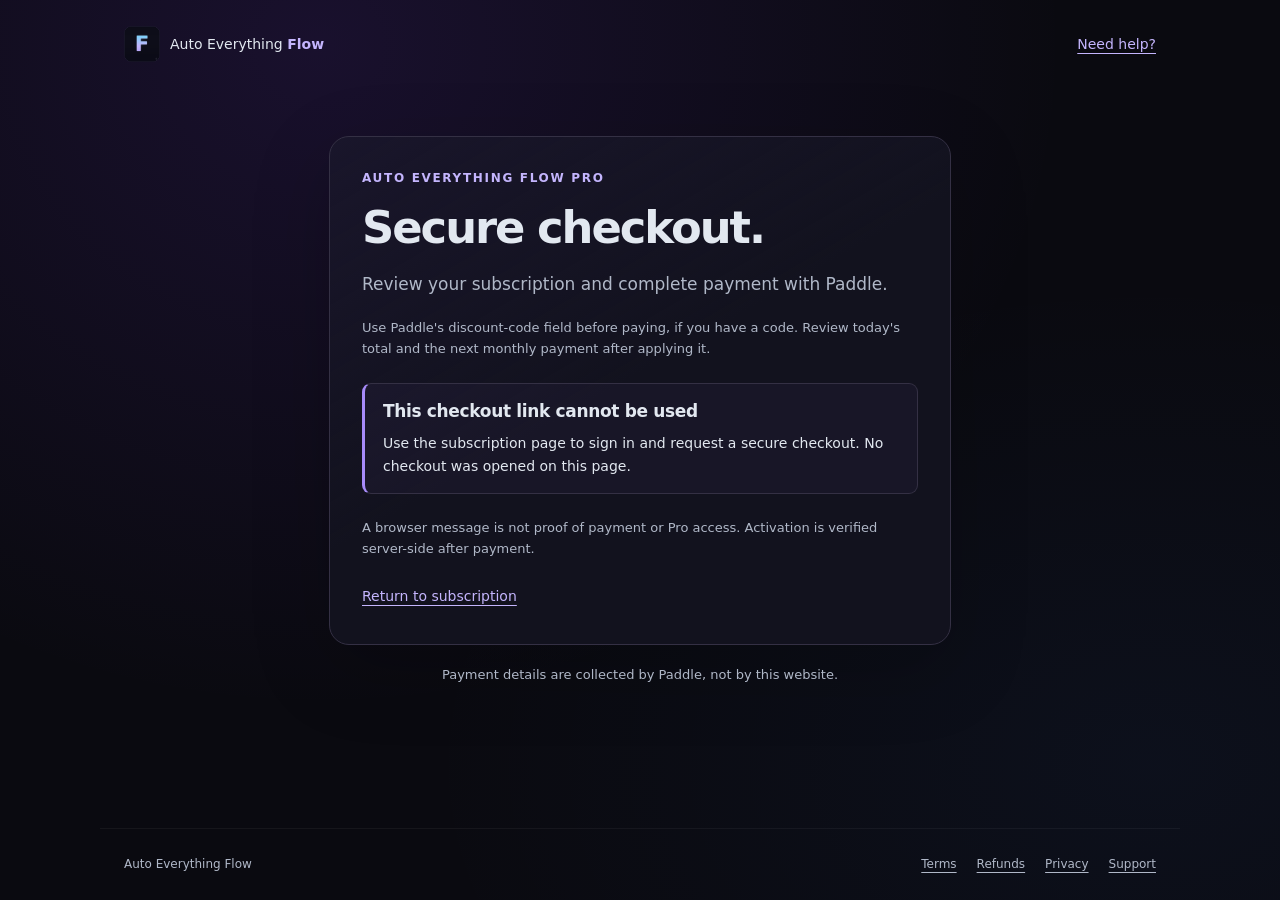
<file: checkout.html>
<!DOCTYPE html>
<html lang="en">
<head>
  <meta charset="UTF-8">
  <meta name="viewport" content="width=device-width, initial-scale=1">
  <meta http-equiv="Content-Security-Policy" content="default-src 'none'; script-src 'self' https://cdn.paddle.com; script-src-attr 'none'; style-src 'self' 'unsafe-inline'; img-src 'self' data: https://cdn.paddle.com; font-src 'self'; connect-src https://api.paddle.com https://checkout-service.paddle.com https://buy.paddle.com https://create-checkout.paddle.com; frame-src https://buy.paddle.com https://checkout.paddle.com; base-uri 'none'; object-src 'none'; form-action 'none'">
  <meta name="referrer" content="no-referrer">
  <meta name="robots" content="noindex, nofollow">
  <meta name="color-scheme" content="dark">
  <title>Secure Checkout | Auto Everything Flow</title>
  <link rel="canonical" href="https://www.autoeverythingflow.com/checkout.html">
  <link rel="icon" type="image/png" href="/favicon.png">
  <link rel="stylesheet" href="/checkout.css">
  <!-- Hosting must also send CSP frame-ancestors 'none', X-Content-Type-Options: nosniff,
       and Cache-Control: no-store. frame-ancestors cannot be enforced by a meta tag.
       Inline styles are permitted only here for Paddle's injected overlay styles. -->
  <script type="module" src="/checkout.mjs"></script>
</head>
<body data-billing-page="checkout">
  <header class="site-header">
    <a class="brand" href="https://www.autoeverythingflow.com/" aria-label="Auto Everything Flow home">
      <img src="/logo.png" width="36" height="36" alt="">
      <span>Auto Everything <strong>Flow</strong></span>
    </a>
    <a class="header-link" href="/help.html">Need help?</a>
  </header>
  <main class="checkout-layout">
    <section class="panel checkout-panel" aria-labelledby="checkout-title">
      <p class="eyebrow">Auto Everything Flow Pro</p>
      <h1 id="checkout-title">Secure checkout.</h1>
      <p class="intro">Review your subscription and complete payment with Paddle.</p>
      <p class="small-note">Use Paddle's discount-code field before paying, if you have a code. Review today's total and the next monthly payment after applying it.</p>
      <div class="status-box" role="status" aria-live="polite" aria-atomic="true">
        <h2 id="checkout-status-title">Checkout is not open</h2>
        <p id="checkout-status">Checking availability. If checkout does not open, return to the subscription page or contact support.</p>
      </div>
      <button id="checkout-retry" class="button" type="button" hidden>Reload this checkout</button>
      <p class="small-note">A browser message is not proof of payment or Pro access. Activation is verified server-side after payment.</p>
      <a id="subscribe-link" class="text-link" href="/subscribe.html">Return to subscription</a>
      <noscript><p class="notice">JavaScript is required for secure checkout. Enable it and reload this page. No payment can be completed here without it.</p></noscript>
    </section>
    <p class="checkout-footnote">Payment details are collected by Paddle, not by this website.</p>
  </main>
  <footer class="site-footer">
    <span>Auto Everything Flow</span>
    <nav aria-label="Legal and support">
      <a href="/terms-of-service.html">Terms</a>
      <a href="/terms-of-service.html#refund-policy">Refunds</a>
      <a href="/privacy-policy.html">Privacy</a>
      <a href="/help.html">Support</a>
    </nav>
  </footer>
</body>
</html>
</file>
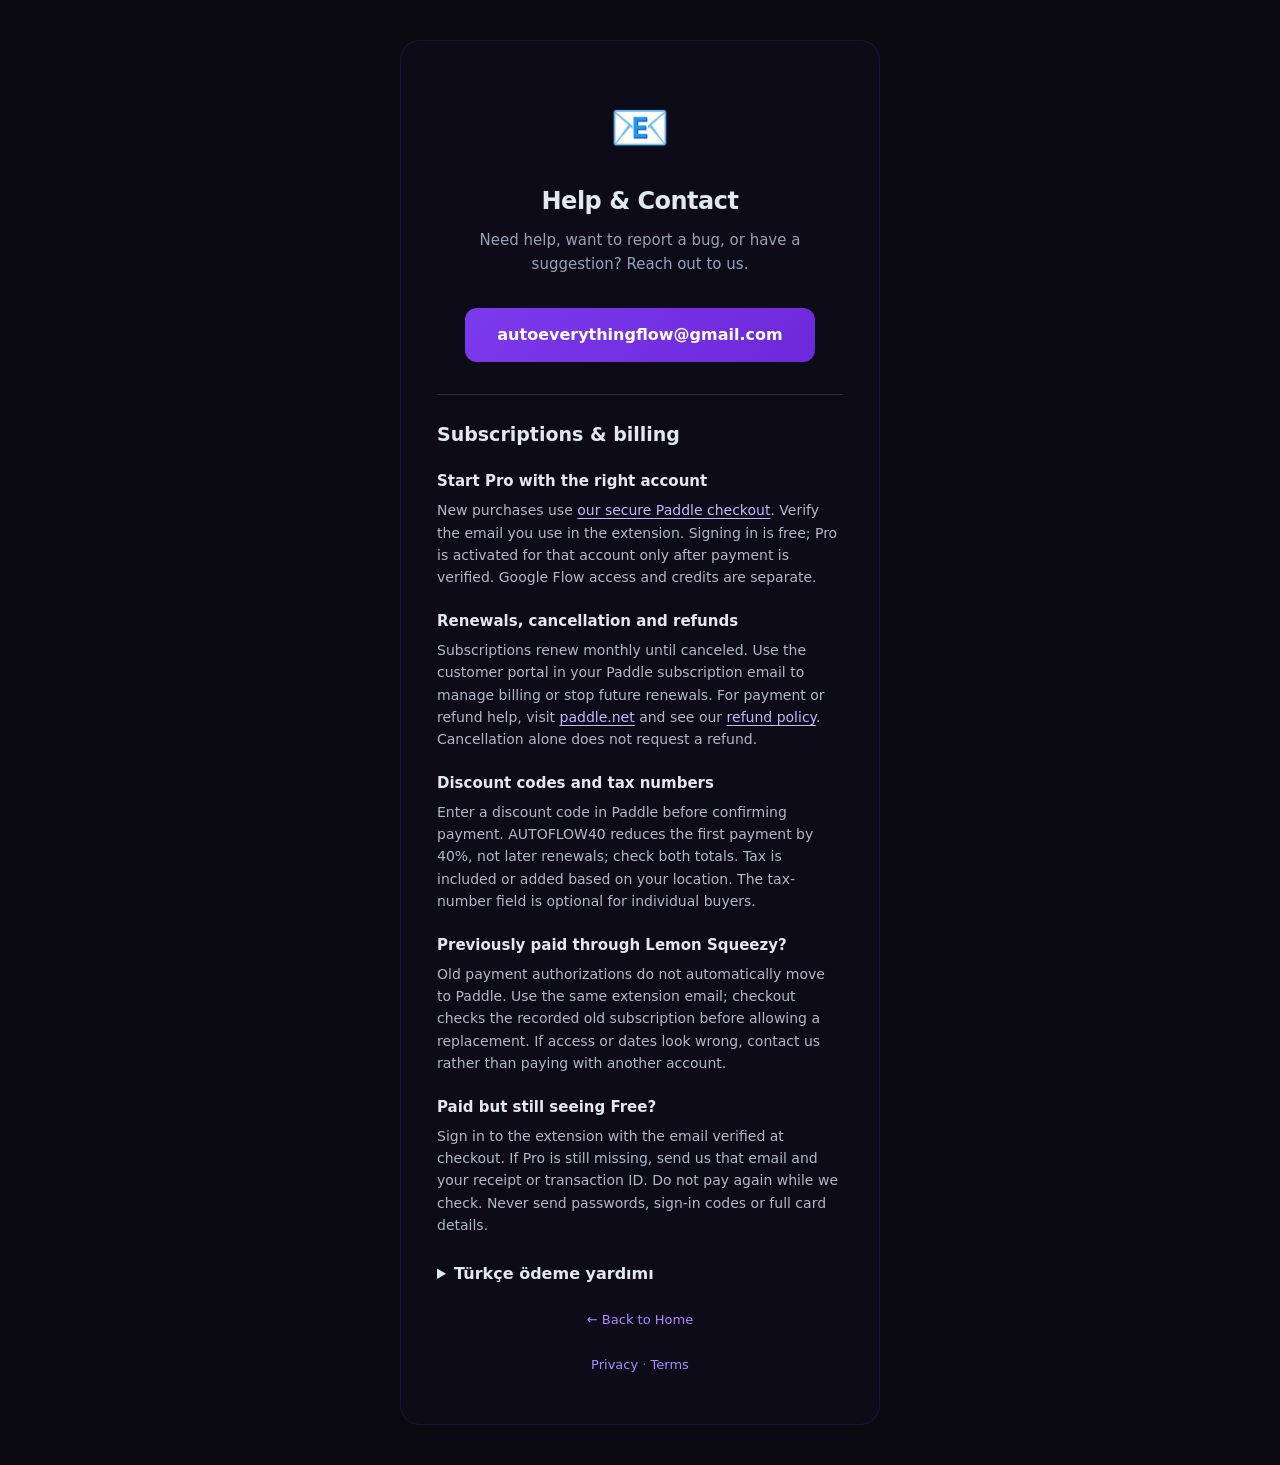
<file: help.html>
<!DOCTYPE html>
<html lang="en">
<head>
  <meta charset="UTF-8">
  <meta name="viewport" content="width=device-width, initial-scale=1.0">
  <link rel="icon" type="image/png" sizes="128x128" href="favicon.png">
  <link rel="icon" type="image/png" sizes="48x48" href="favicon.png">
  <link rel="icon" type="image/png" sizes="32x32" href="favicon.png">
  <link rel="icon" type="image/png" sizes="16x16" href="favicon.png">
  <link rel="apple-touch-icon" href="favicon.png">
  <title>Help &amp; Contact &mdash; Auto Everything Flow</title>
  <style>
    * { box-sizing: border-box; margin: 0; padding: 0; }
    body {
      font-family: system-ui, -apple-system, 'Segoe UI', Roboto, sans-serif;
      background: #0a0a10;
      color: #e2e8f0;
      line-height: 1.6;
      -webkit-font-smoothing: antialiased;
      min-height: 100vh;
      display: flex;
      flex-direction: column;
      align-items: center;
      justify-content: center;
      padding: 40px 24px;
    }
    .card {
      max-width: 480px;
      width: 100%;
      background: rgba(124,58,237,0.04);
      border: 1px solid rgba(124,58,237,0.15);
      border-radius: 20px;
      padding: 48px 36px;
      text-align: center;
    }
    .icon {
      font-size: 48px;
      margin-bottom: 16px;
    }
    h1 {
      font-size: 24px;
      font-weight: 800;
      margin-bottom: 8px;
      letter-spacing: -0.5px;
    }
    .sub {
      color: #94a3b8;
      font-size: 15px;
      margin-bottom: 32px;
    }
    .email-link {
      display: inline-block;
      padding: 14px 32px;
      background: linear-gradient(135deg, #7c3aed, #6d28d9);
      color: #fff;
      text-decoration: none;
      border-radius: 12px;
      font-size: 16px;
      font-weight: 600;
      transition: transform 0.2s, box-shadow 0.2s;
      max-width: 100%;
      overflow-wrap: anywhere;
    }
    .email-link:hover {
      transform: translateY(-2px);
      box-shadow: 0 8px 24px rgba(124,58,237,0.4);
    }
    .back {
      margin-top: 24px;
      color: #64748b;
      font-size: 13px;
    }
    .back a {
      color: #a78bfa;
      text-decoration: none;
    }
    .back a:hover {
      text-decoration: underline;
    }
    .billing-help { margin-top: 32px; text-align: left; border-top: 1px solid #2d2d3a; padding-top: 24px; }
    .billing-help h2 { font-size: 19px; margin-bottom: 16px; }
    .billing-help h3 { font-size: 15px; margin: 20px 0 6px; }
    .billing-help p { color: #b0b8c8; font-size: 14px; }
    .billing-help a { color: #c4b5fd; text-underline-offset: 3px; }
    .billing-help details { margin-top: 24px; }
    .billing-help summary { cursor: pointer; font-weight: 600; }
    @media (max-width: 480px) { .card { padding: 32px 20px; } .email-link { padding: 14px 12px; } }
  </style>
</head>
<body>
  <div class="card">
    <div class="icon">&#x1F4E7;</div>
    <h1>Help &amp; Contact</h1>
    <p class="sub">Need help, want to report a bug, or have a suggestion? Reach out to us.</p>
    <a href="mailto:autoeverythingflow@gmail.com" class="email-link">autoeverythingflow@gmail.com</a>
    <section id="billing" class="billing-help" aria-labelledby="billing-title">
      <h2 id="billing-title">Subscriptions &amp; billing</h2>
      <h3>Start Pro with the right account</h3>
      <p>New purchases use <a href="https://www.autoeverythingflow.com/subscribe.html">our secure Paddle checkout</a>. Verify the email you use in the extension. Signing in is free; Pro is activated for that account only after payment is verified. Google Flow access and credits are separate.</p>
      <h3>Renewals, cancellation and refunds</h3>
      <p>Subscriptions renew monthly until canceled. Use the customer portal in your Paddle subscription email to manage billing or stop future renewals. For payment or refund help, visit <a href="https://paddle.net">paddle.net</a> and see our <a href="terms-of-service.html#refund-policy">refund policy</a>. Cancellation alone does not request a refund.</p>
      <h3>Discount codes and tax numbers</h3>
      <p>Enter a discount code in Paddle before confirming payment. AUTOFLOW40 reduces the first payment by 40%, not later renewals; check both totals. Tax is included or added based on your location. The tax-number field is optional for individual buyers.</p>
      <h3>Previously paid through Lemon Squeezy?</h3>
      <p>Old payment authorizations do not automatically move to Paddle. Use the same extension email; checkout checks the recorded old subscription before allowing a replacement. If access or dates look wrong, contact us rather than paying with another account.</p>
      <h3>Paid but still seeing Free?</h3>
      <p>Sign in to the extension with the email verified at checkout. If Pro is still missing, send us that email and your receipt or transaction ID. Do not pay again while we check. Never send passwords, sign-in codes or full card details.</p>
      <details lang="tr">
        <summary>Türkçe ödeme yardımı</summary>
        <h3>Doğru hesapla Pro alın</h3>
        <p>Yeni satın alımlar <a href="https://www.autoeverythingflow.com/subscribe.html">Paddle ödeme ekranımızdan</a> yapılır. Eklentide kullandığınız e-postayı kodla doğrulayın. Giriş ücretsizdir; Pro, ödeme doğrulandıktan sonra bu hesaba tanımlanır. Google Flow erişimi ve kredileri ayrı alınır.</p>
        <h3>Yenileme, iptal ve iade</h3>
        <p>Abonelik iptal edilene kadar aylık yenilenir. Ödeme bilgileri ve sonraki yenilemeleri iptal etmek için Paddle abonelik e-postasındaki müşteri portalını kullanın. Ödeme veya iade yardımı için <a href="https://paddle.net">paddle.net</a> adresine ve <a href="terms-of-service.html#refund-policy">iade politikamıza</a> bakın. İptal, tek başına iade talebi değildir.</p>
        <h3>İndirim ve KDV numarası</h3>
        <p>İndirim kodunu ödemeyi onaylamadan önce Paddle ekranında girin. AUTOFLOW40 ilk ödemeye %40 indirim sağlar; sonraki aylara uygulanmaz. Her iki tutarı da kontrol edin. Vergi konuma göre fiyata dahildir veya eklenir. Bireysel alıcıların KDV numarası girmesi zorunlu değildir.</p>
        <h3>Eski Lemon aboneliği veya eksik Pro erişimi</h3>
        <p>Eski ödeme yetkileri kendiliğinden Paddle'a taşınmaz. Aynı eklenti hesabını kullanın; kayıtlı eski abonelik kontrol edilir. Ödeme yaptıysanız ama Pro görünmüyorsa doğruladığınız e-postayla eklentiye giriş yapın. Sorun sürerse e-postanız ve makbuz/işlem kimliğinizle bize yazın; tekrar ödeme yapmayın. Parola, giriş kodu veya tam kart bilgisi göndermeyin.</p>
      </details>
    </section>
    <p class="back"><a href="index.html">&larr; Back to Home</a></p>
    <p class="back"><a href="privacy-policy.html">Privacy</a> &middot; <a href="terms-of-service.html">Terms</a></p>
  </div>
</body>
</html>
</file>
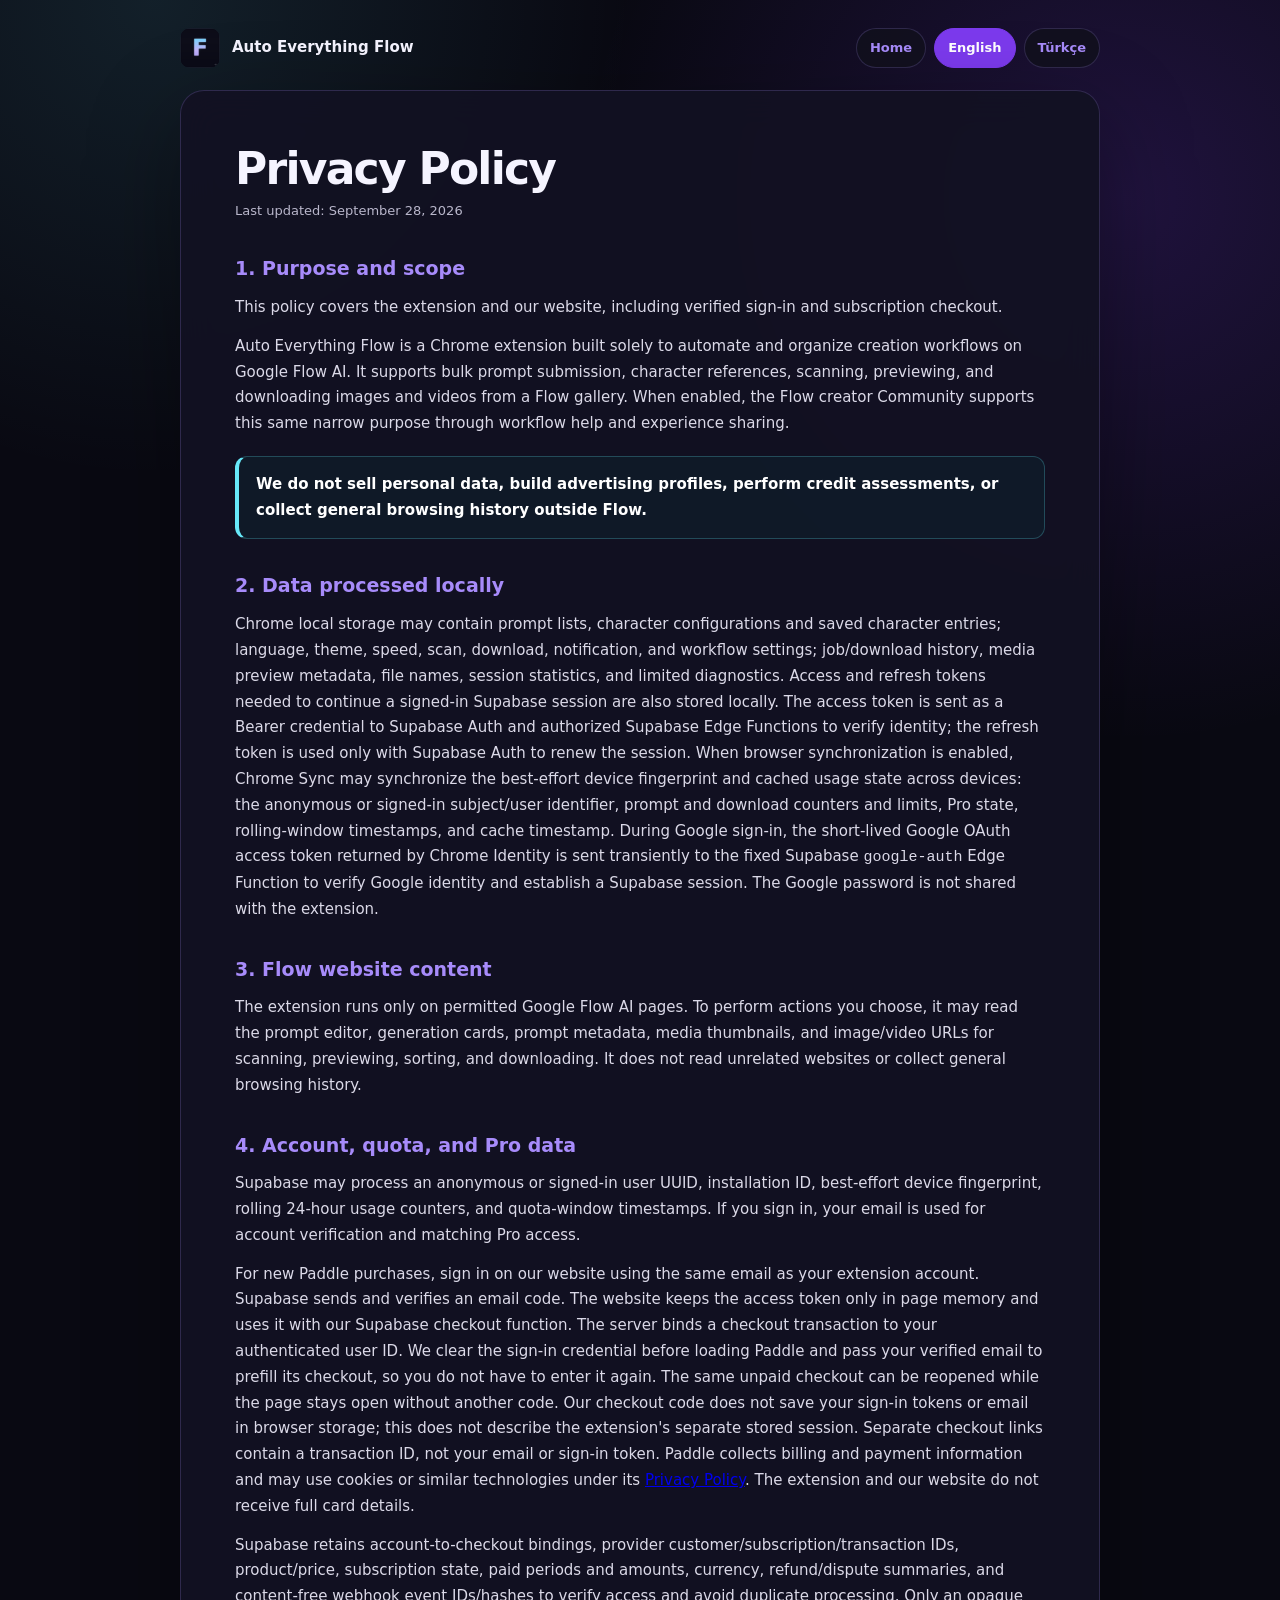
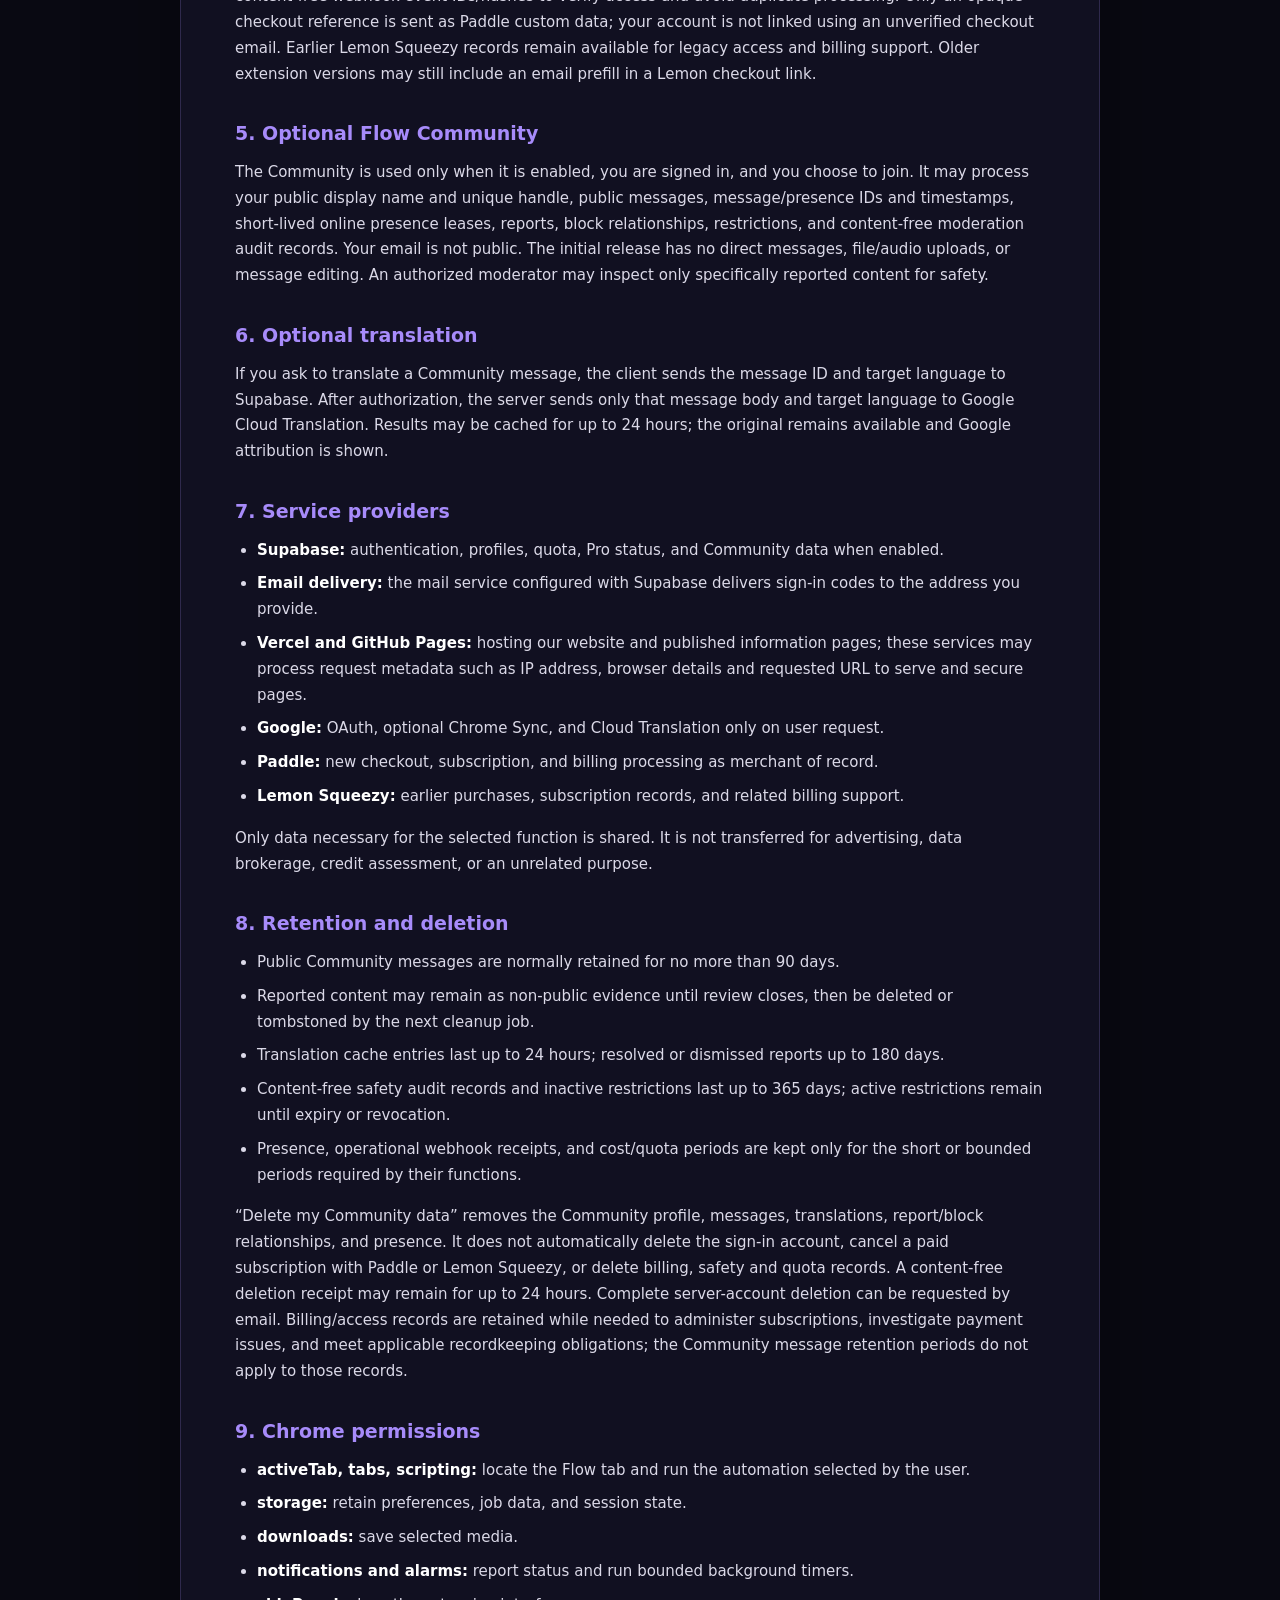
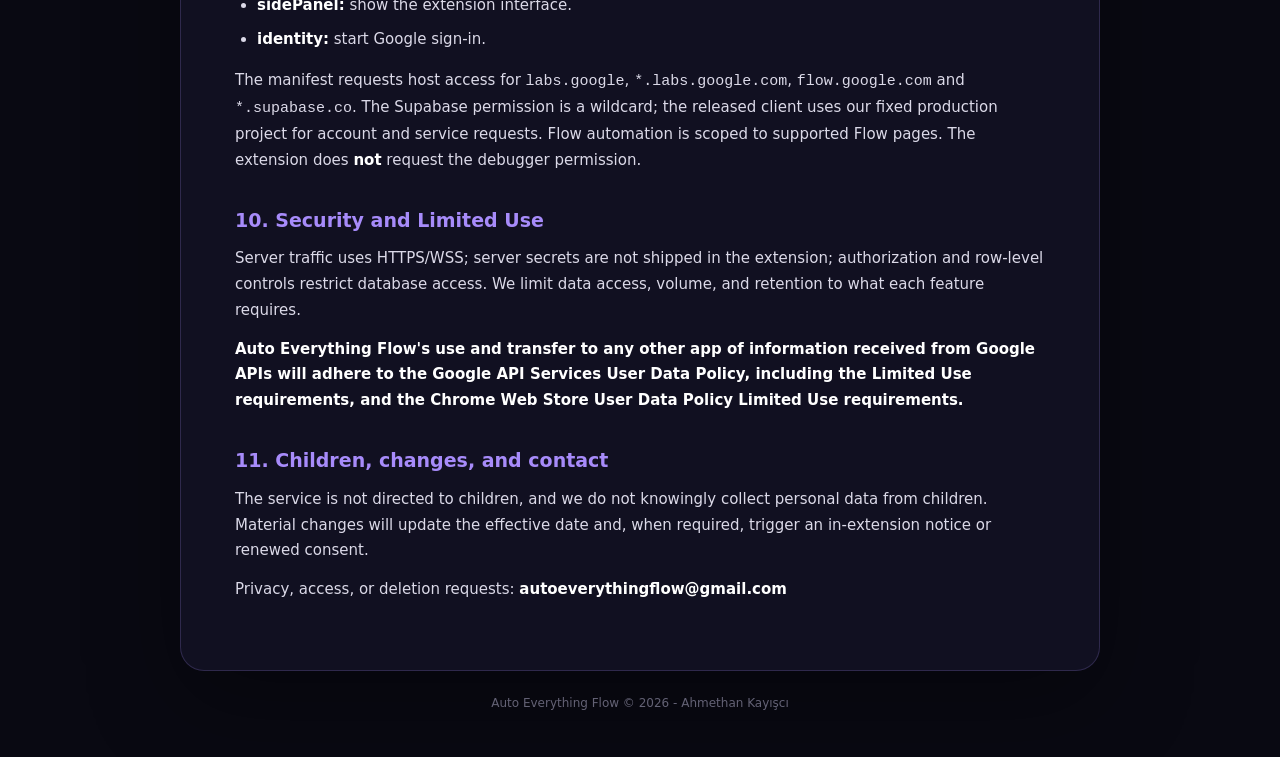
<file: privacy-policy.html>
<!DOCTYPE html>
<html lang="en">
<head>
    <meta charset="UTF-8">
    <meta name="viewport" content="width=device-width, initial-scale=1.0">
    <meta name="description" content="Privacy Policy for the Auto Everything Flow Chrome extension.">
    <link rel="icon" type="image/png" href="favicon.png">
    <title>Privacy Policy | Auto Everything Flow</title>
    <style>
        * { box-sizing: border-box; margin: 0; padding: 0; }
        :root {
            --ink: #f5f4ff;
            --muted: #b9b7cb;
            --accent: #a78bfa;
            --accent-2: #67e8f9;
            --border: rgba(167, 139, 250, 0.2);
            --panel: rgba(19, 18, 34, 0.94);
        }
        body {
            min-height: 100vh;
            background:
                radial-gradient(circle at 12% 0%, rgba(103, 232, 249, 0.1), transparent 30rem),
                radial-gradient(circle at 88% 5%, rgba(124, 58, 237, 0.2), transparent 34rem),
                #090912;
            color: var(--ink);
            font: 15px/1.72 "Segoe UI", system-ui, -apple-system, sans-serif;
        }
        .shell { width: min(920px, calc(100% - 28px)); margin: 0 auto; padding: 28px 0 46px; }
        .header {
            display: flex;
            align-items: center;
            justify-content: space-between;
            gap: 18px;
            margin-bottom: 22px;
        }
        .brand { display: flex; align-items: center; gap: 12px; color: var(--ink); text-decoration: none; font-weight: 800; }
        .brand img { width: 40px; height: 40px; border-radius: 10px; }
        .controls { display: flex; align-items: center; gap: 8px; }
        .controls button,
        .home-link {
            border: 1px solid var(--border);
            border-radius: 999px;
            padding: 8px 13px;
            background: rgba(18, 17, 31, 0.9);
            color: var(--accent);
            text-decoration: none;
            cursor: pointer;
            font: inherit;
            font-size: 13px;
            font-weight: 750;
        }
        .controls button.active,
        .controls button:hover,
        .home-link:hover { background: #7c3aed; border-color: #7c3aed; color: #fff; }
        .card {
            border: 1px solid var(--border);
            border-radius: 24px;
            padding: clamp(26px, 6vw, 54px);
            background: var(--panel);
            box-shadow: 0 30px 90px rgba(0, 0, 0, 0.34);
            backdrop-filter: blur(18px);
        }
        .language { display: none; }
        .language.active { display: block; }
        h1 { margin-bottom: 7px; font-size: clamp(30px, 5vw, 44px); line-height: 1.08; letter-spacing: -0.04em; }
        .date { margin-bottom: 28px; color: var(--muted); font-size: 13px; }
        h2 { margin: 30px 0 10px; color: var(--accent); font-size: 19px; }
        p { margin-bottom: 13px; color: #dbd9e8; }
        ul { display: grid; gap: 8px; margin: 8px 0 16px 22px; color: #dbd9e8; }
        strong { color: #fff; }
        .notice {
            margin: 19px 0;
            border: 1px solid rgba(103, 232, 249, 0.24);
            border-left: 4px solid var(--accent-2);
            border-radius: 12px;
            padding: 15px 17px;
            background: rgba(14, 40, 50, 0.4);
        }
        .notice p:last-child { margin-bottom: 0; }
        footer { padding-top: 22px; text-align: center; color: #77758c; font-size: 12px; }
        @media (max-width: 650px) {
            .header { align-items: flex-start; flex-direction: column; }
            .controls { flex-wrap: wrap; }
            .card { border-radius: 17px; }
        }
    </style>
</head>
<body>
    <main class="shell">
        <header class="header">
            <a class="brand" href="index.html"><img src="favicon.png" alt=""><span>Auto Everything Flow</span></a>
            <div class="controls" aria-label="Language controls">
                <a class="home-link" href="index.html">Home</a>
                <button type="button" class="active" data-language="en" aria-pressed="true">English</button>
                <button type="button" data-language="tr" aria-pressed="false">Türkçe</button>
            </div>
        </header>

        <article class="card">
            <section id="en" class="language active">
                <h1>Privacy Policy</h1>
                <p class="date">Last updated: September 28, 2026</p>

                <h2>1. Purpose and scope</h2>
                <p>This policy covers the extension and our website, including verified sign-in and subscription checkout.</p>
                <p>Auto Everything Flow is a Chrome extension built solely to automate and organize creation workflows on Google Flow AI. It supports bulk prompt submission, character references, scanning, previewing, and downloading images and videos from a Flow gallery. When enabled, the Flow creator Community supports this same narrow purpose through workflow help and experience sharing.</p>
                <div class="notice"><p><strong>We do not sell personal data, build advertising profiles, perform credit assessments, or collect general browsing history outside Flow.</strong></p></div>

                <h2>2. Data processed locally</h2>
                <p>Chrome local storage may contain prompt lists, character configurations and saved character entries; language, theme, speed, scan, download, notification, and workflow settings; job/download history, media preview metadata, file names, session statistics, and limited diagnostics. Access and refresh tokens needed to continue a signed-in Supabase session are also stored locally. The access token is sent as a Bearer credential to Supabase Auth and authorized Supabase Edge Functions to verify identity; the refresh token is used only with Supabase Auth to renew the session. When browser synchronization is enabled, Chrome Sync may synchronize the best-effort device fingerprint and cached usage state across devices: the anonymous or signed-in subject/user identifier, prompt and download counters and limits, Pro state, rolling-window timestamps, and cache timestamp. During Google sign-in, the short-lived Google OAuth access token returned by Chrome Identity is sent transiently to the fixed Supabase <code>google-auth</code> Edge Function to verify Google identity and establish a Supabase session. The Google password is not shared with the extension.</p>

                <h2>3. Flow website content</h2>
                <p>The extension runs only on permitted Google Flow AI pages. To perform actions you choose, it may read the prompt editor, generation cards, prompt metadata, media thumbnails, and image/video URLs for scanning, previewing, sorting, and downloading. It does not read unrelated websites or collect general browsing history.</p>

                <h2>4. Account, quota, and Pro data</h2>
                <p>Supabase may process an anonymous or signed-in user UUID, installation ID, best-effort device fingerprint, rolling 24-hour usage counters, and quota-window timestamps. If you sign in, your email is used for account verification and matching Pro access.</p>
                <p>For new Paddle purchases, sign in on our website using the same email as your extension account. Supabase sends and verifies an email code. The website keeps the access token only in page memory and uses it with our Supabase checkout function. The server binds a checkout transaction to your authenticated user ID. We clear the sign-in credential before loading Paddle and pass your verified email to prefill its checkout, so you do not have to enter it again. The same unpaid checkout can be reopened while the page stays open without another code. Our checkout code does not save your sign-in tokens or email in browser storage; this does not describe the extension's separate stored session. Separate checkout links contain a transaction ID, not your email or sign-in token. Paddle collects billing and payment information and may use cookies or similar technologies under its <a href="https://www.paddle.com/legal/privacy">Privacy Policy</a>. The extension and our website do not receive full card details.</p>
                <p>Supabase retains account-to-checkout bindings, provider customer/subscription/transaction IDs, product/price, subscription state, paid periods and amounts, currency, refund/dispute summaries, and content-free webhook event IDs/hashes to verify access and avoid duplicate processing. Only an opaque checkout reference is sent as Paddle custom data; your account is not linked using an unverified checkout email. Earlier Lemon Squeezy records remain available for legacy access and billing support. Older extension versions may still include an email prefill in a Lemon checkout link.</p>

                <h2>5. Optional Flow Community</h2>
                <p>The Community is used only when it is enabled, you are signed in, and you choose to join. It may process your public display name and unique handle, public messages, message/presence IDs and timestamps, short-lived online presence leases, reports, block relationships, restrictions, and content-free moderation audit records. Your email is not public. The initial release has no direct messages, file/audio uploads, or message editing. An authorized moderator may inspect only specifically reported content for safety.</p>

                <h2>6. Optional translation</h2>
                <p>If you ask to translate a Community message, the client sends the message ID and target language to Supabase. After authorization, the server sends only that message body and target language to Google Cloud Translation. Results may be cached for up to 24 hours; the original remains available and Google attribution is shown.</p>

                <h2>7. Service providers</h2>
                <ul>
                    <li><strong>Supabase:</strong> authentication, profiles, quota, Pro status, and Community data when enabled.</li>
                    <li><strong>Email delivery:</strong> the mail service configured with Supabase delivers sign-in codes to the address you provide.</li>
                    <li><strong>Vercel and GitHub Pages:</strong> hosting our website and published information pages; these services may process request metadata such as IP address, browser details and requested URL to serve and secure pages.</li>
                    <li><strong>Google:</strong> OAuth, optional Chrome Sync, and Cloud Translation only on user request.</li>
                    <li><strong>Paddle:</strong> new checkout, subscription, and billing processing as merchant of record.</li>
                    <li><strong>Lemon Squeezy:</strong> earlier purchases, subscription records, and related billing support.</li>
                </ul>
                <p>Only data necessary for the selected function is shared. It is not transferred for advertising, data brokerage, credit assessment, or an unrelated purpose.</p>

                <h2>8. Retention and deletion</h2>
                <ul>
                    <li>Public Community messages are normally retained for no more than 90 days.</li>
                    <li>Reported content may remain as non-public evidence until review closes, then be deleted or tombstoned by the next cleanup job.</li>
                    <li>Translation cache entries last up to 24 hours; resolved or dismissed reports up to 180 days.</li>
                    <li>Content-free safety audit records and inactive restrictions last up to 365 days; active restrictions remain until expiry or revocation.</li>
                    <li>Presence, operational webhook receipts, and cost/quota periods are kept only for the short or bounded periods required by their functions.</li>
                </ul>
                <p>“Delete my Community data” removes the Community profile, messages, translations, report/block relationships, and presence. It does not automatically delete the sign-in account, cancel a paid subscription with Paddle or Lemon Squeezy, or delete billing, safety and quota records. A content-free deletion receipt may remain for up to 24 hours. Complete server-account deletion can be requested by email. Billing/access records are retained while needed to administer subscriptions, investigate payment issues, and meet applicable recordkeeping obligations; the Community message retention periods do not apply to those records.</p>

                <h2>9. Chrome permissions</h2>
                <ul>
                    <li><strong>activeTab, tabs, scripting:</strong> locate the Flow tab and run the automation selected by the user.</li>
                    <li><strong>storage:</strong> retain preferences, job data, and session state.</li>
                    <li><strong>downloads:</strong> save selected media.</li>
                    <li><strong>notifications and alarms:</strong> report status and run bounded background timers.</li>
                    <li><strong>sidePanel:</strong> show the extension interface.</li>
                    <li><strong>identity:</strong> start Google sign-in.</li>
                </ul>
                <p>The manifest requests host access for <code>labs.google</code>, <code>*.labs.google.com</code>, <code>flow.google.com</code> and <code>*.supabase.co</code>. The Supabase permission is a wildcard; the released client uses our fixed production project for account and service requests. Flow automation is scoped to supported Flow pages. The extension does <strong>not</strong> request the debugger permission.</p>

                <h2>10. Security and Limited Use</h2>
                <p>Server traffic uses HTTPS/WSS; server secrets are not shipped in the extension; authorization and row-level controls restrict database access. We limit data access, volume, and retention to what each feature requires.</p>
                <p><strong>Auto Everything Flow's use and transfer to any other app of information received from Google APIs will adhere to the Google API Services User Data Policy, including the Limited Use requirements, and the Chrome Web Store User Data Policy Limited Use requirements.</strong></p>

                <h2>11. Children, changes, and contact</h2>
                <p>The service is not directed to children, and we do not knowingly collect personal data from children. Material changes will update the effective date and, when required, trigger an in-extension notice or renewed consent.</p>
                <p>Privacy, access, or deletion requests: <strong>autoeverythingflow@gmail.com</strong></p>
            </section>

            <section id="tr" class="language">
                <h1>Gizlilik Politikası</h1>
                <p class="date">Son güncelleme: 28 Eylül 2026</p>

                <h2>1. Amaç ve kapsam</h2>
                <p>Bu politika eklentiyi ve doğrulanmış giriş ile abonelik ödeme akışı dahil web sitemizi kapsar.</p>
                <p>Auto Everything Flow, yalnızca Google Flow AI üzerindeki üretim iş akışlarını otomatikleştirmek ve düzenlemek için geliştirilmiş bir Chrome eklentisidir. Toplu prompt gönderme, karakter referansı, Flow galerisindeki görsel ve videoları tarama, önizleme ve indirme işlevlerini destekler. Etkinleştirildiğinde Flow üreticilerine özel Topluluk da aynı dar amaç kapsamında iş akışı yardımı ve deneyim paylaşımı sunar.</p>
                <div class="notice"><p><strong>Kişisel verileri satmayız, reklam profili oluşturmayız, kredi değerlendirmesi yapmayız ve Flow dışındaki genel tarama geçmişini toplamayız.</strong></p></div>

                <h2>2. Yerel işlenen veriler</h2>
                <p>Chrome yerel depolamasında prompt listeleri, karakter yapılandırmaları ve kayıtları; dil, tema, hız, tarama, indirme, bildirim ve iş akışı ayarları; iş/indirme geçmişi, medya önizleme meta verileri, dosya adları, oturum istatistikleri ve sınırlı tanılama kayıtları bulunabilir. Oturum açmış Supabase oturumunu sürdürmek için erişim ve yenileme belirteçleri de yerelde saklanır. Erişim belirteci kimliği doğrulamak için Supabase Auth'a ve yetkili Supabase Edge Function'larına Bearer olarak gönderilir; yenileme belirteci yalnızca oturumu yenilemek için Supabase Auth ile kullanılır. Tarayıcı eşitlemesi açıksa Chrome Sync; best-effort cihaz parmak izini ve önbelleğe alınmış kullanım durumunu (anonim veya oturum açmış subject/kullanıcı kimliği, prompt ve indirme sayaçları ile limitleri, Pro durumu, rolling pencere ve önbellek zamanları) cihazlar arasında eşitleyebilir. Google ile giriş sırasında Chrome Identity tarafından döndürülen kısa ömürlü Google OAuth erişim belirteci, Google kimliğini doğrulamak ve Supabase oturumunu kurmak amacıyla sabit Supabase <code>google-auth</code> Edge Function'ına geçici olarak gönderilir. Google parolası eklentiyle paylaşılmaz.</p>

                <h2>3. Flow web sitesi içeriği</h2>
                <p>Eklenti yalnızca izin verilen Google Flow AI sayfalarında çalışır. Seçtiğiniz işlemler için prompt editörünü, üretim kartlarını, prompt meta verilerini, medya küçük resimlerini ve görsel/video URL'lerini tarama, önizleme, sıralama ve indirme amacıyla okuyabilir. İlgisiz siteleri veya genel tarama geçmişini okumaz.</p>

                <h2>4. Hesap, kota ve Pro verileri</h2>
                <p>Supabase anonim veya oturum açmış kullanıcı UUID'si, kurulum kimliği, best-effort cihaz parmak izi, rolling 24 saatlik kullanım sayaçları ve kota penceresi zamanlarını işleyebilir. Giriş yaparsanız e-posta adresiniz hesap doğrulama ve Pro erişimini eşleştirme için kullanılır.</p>
                <p>Yeni Paddle satın alımlarında, web sitemize eklenti hesabınızla aynı e-posta adresini kullanarak giriş yaparsınız. Supabase e-posta kodunu gönderir ve doğrular. Web sitesi erişim belirtecini yalnızca sayfa belleğinde tutar ve Supabase ödeme fonksiyonumuzla kullanır. Sunucu ödeme işlemini doğrulanmış kullanıcı kimliğinize bağlar. Paddle yüklenmeden önce giriş belirteci temizlenir; doğrulanmış e-postanız tekrar yazmanıza gerek kalmaması için Paddle ödeme ekranına aktarılır. Sayfa açık kaldığı sürece aynı ödenmemiş işlem yeniden kod istemeden açılabilir. Ödeme sayfamızın kodu giriş belirteçlerinizi veya e-postanızı tarayıcı depolamasına kaydetmez; bu açıklama eklentinin ayrı olarak saklanan oturumunu kapsamaz. Ayrı ödeme bağlantıları e-posta veya oturum belirteci değil, işlem kimliği içerir. Paddle faturalandırma ve ödeme bilgilerini işler; kendi <a href="https://www.paddle.com/legal/privacy">Gizlilik Politikası</a> kapsamında çerez veya benzeri teknolojiler kullanabilir. Eklenti ve web sitemiz tam kart bilgilerini almaz.</p>
                <p>Supabase erişimi doğrulamak ve aynı olayı tekrar işlememek için hesap-ödeme eşleştirmelerini, sağlayıcı müşteri/abonelik/işlem kimliklerini, ürün/fiyatı, abonelik durumunu, ödenmiş dönem ve tutarları, para birimini, iade/itiraz özetlerini ve içerik taşımayan webhook olay kimlikleri/özetlerini saklar. Paddle ek verisine yalnızca kişisel bilgi içermeyen bir ödeme referansı gönderilir; hesap eşleştirmesi doğrulanmamış ödeme e-postasına dayanmaz. Önceki Lemon Squeezy kayıtları eski erişim ve faturalandırma desteği için korunur. Eski eklenti sürümleri Lemon ödeme bağlantısında e-posta ön doldurması kullanmaya devam edebilir.</p>

                <h2>5. İsteğe bağlı Flow Topluluğu</h2>
                <p>Topluluk yalnızca etkinleştirildiğinde, giriş yaptığınızda ve katılmayı seçtiğinizde kullanılır. Herkese açık görünen adınız ve benzersiz handle'ınız, mesajlarınız, mesaj/presence kimlikleri ve zamanları, kısa süreli çevrimiçi presence lease kayıtları, raporlar, engel ilişkileri, kısıtlamalar ve içeriksiz moderasyon kayıtları işlenebilir. E-posta adresiniz herkese gösterilmez. İlk sürümde doğrudan mesaj, dosya/ses yükleme veya mesaj düzenleme yoktur. Yetkili moderatör yalnızca özellikle raporlanan içeriği güvenlik amacıyla inceleyebilir.</p>

                <h2>6. İsteğe bağlı çeviri</h2>
                <p>Bir Topluluk mesajını çevirmeyi istediğinizde istemci mesaj kimliği ve hedef dili Supabase'e gönderir. Yetkilendirme sonrasında sunucu yalnızca o mesaj gövdesini ve hedef dili Google Cloud Translation'a iletir. Sonuç en fazla 24 saat önbelleğe alınabilir; orijinal metin erişilebilir kalır ve Google atfı gösterilir.</p>

                <h2>7. Hizmet sağlayıcılar</h2>
                <ul>
                    <li><strong>Supabase:</strong> kimlik doğrulama, profil, kota, Pro ve etkinse Topluluk verileri.</li>
                    <li><strong>E-posta teslimatı:</strong> Supabase ile yapılandırılmış e-posta hizmeti, giriş kodlarını verdiğiniz adrese ulaştırır.</li>
                    <li><strong>Vercel ve GitHub Pages:</strong> web sitemizi ve yayımlanan bilgi sayfalarını barındırır; sayfaları sunmak ve korumak için IP adresi, tarayıcı bilgileri ve istenen URL gibi istek meta verilerini işleyebilir.</li>
                    <li><strong>Google:</strong> OAuth, isteğe bağlı Chrome Sync ve yalnızca istek üzerine Cloud Translation.</li>
                    <li><strong>Paddle:</strong> kayıtlı satıcı olarak yeni ödeme, abonelik ve faturalandırma işlemleri.</li>
                    <li><strong>Lemon Squeezy:</strong> önceki satın alımlar, abonelik kayıtları ve ilgili faturalandırma desteği.</li>
                </ul>
                <p>Yalnızca seçilen işlev için gerekli veri paylaşılır; reklam, veri komisyonculuğu, kredi değerlendirmesi veya ilgisiz amaçlar için aktarılmaz.</p>

                <h2>8. Saklama ve silme</h2>
                <ul>
                    <li>Herkese açık Topluluk mesajları normalde en fazla 90 gün tutulur.</li>
                    <li>Raporlanan içerik, inceleme bitene kadar herkese kapalı kanıt olarak kalabilir; ardından sonraki temizleme işinde silinir veya tombstone'a çevrilir.</li>
                    <li>Çeviri önbelleği en fazla 24 saat; çözülen/reddedilen raporlar en fazla 180 gün tutulur.</li>
                    <li>İçeriksiz güvenlik kayıtları ve pasif kısıtlamalar en fazla 365 gün; aktif kısıtlamalar bitiş veya kaldırılma tarihine kadar tutulur.</li>
                    <li>Presence, operasyonel webhook ve maliyet/kota dönemleri işlev için gerekli kısa veya sınırlı sürelerde tutulur.</li>
                </ul>
                <p>“Topluluk verilerimi sil” Topluluk profilini, mesajları, çevirileri, rapor/engel ilişkilerini ve presence kayıtlarını kaldırır. Giriş hesabını silmez, Paddle veya Lemon Squeezy ücretli aboneliğini iptal etmez; faturalandırma, güvenlik ve kota kayıtlarını otomatik silmez. İçeriksiz silme makbuzu en fazla 24 saat kalabilir. Tam sunucu hesabı silme talebi e-postayla iletilebilir. Faturalandırma/erişim kayıtları aboneliği yönetmek, ödeme sorunlarını incelemek ve geçerli kayıt tutma yükümlülüklerini karşılamak için gerektiği sürece tutulur; Topluluk mesaj saklama süreleri bu kayıtlara uygulanmaz.</p>

                <h2>9. Chrome izinleri</h2>
                <ul>
                    <li><strong>activeTab, tabs, scripting:</strong> Flow sekmesini bulmak ve seçilen otomasyonu çalıştırmak.</li>
                    <li><strong>storage:</strong> tercihleri, iş verisini ve oturum durumunu saklamak.</li>
                    <li><strong>downloads:</strong> seçilen medyayı indirmek.</li>
                    <li><strong>notifications ve alarms:</strong> durum bildirmek ve sınırlı arka plan zamanlayıcılarını çalıştırmak.</li>
                    <li><strong>sidePanel:</strong> eklenti arayüzünü göstermek.</li>
                    <li><strong>identity:</strong> Google girişini başlatmak.</li>
                </ul>
                <p>Manifest, <code>labs.google</code>, <code>*.labs.google.com</code>, <code>flow.google.com</code> ve <code>*.supabase.co</code> için host erişimi ister. Supabase izni joker karakterlidir; yayımlanan istemci hesap ve hizmet isteklerinde sabit üretim projemizi kullanır. Flow otomasyonu desteklenen Flow sayfalarıyla sınırlıdır. Eklenti <strong>debugger izni istemez.</strong></p>

                <h2>10. Güvenlik ve Limited Use</h2>
                <p>Sunucu trafiği HTTPS/WSS kullanır; sunucu sırları eklentiye konulmaz; yetkilendirme ve satır düzeyi kurallar veritabanı erişimini sınırlar. Veri erişimi, miktarı ve saklaması her özelliğin gerektirdiğiyle sınırlandırılır.</p>
                <p><strong>Auto Everything Flow'un Google API'lerinden aldığı bilgileri kullanması ve başka uygulamalara aktarması, sınırlı kullanım şartları dahil Google API Services User Data Policy ve Chrome Web Store User Data Policy Limited Use gerekliliklerine uygun olacaktır.</strong></p>

                <h2>11. Çocuklar, değişiklikler ve iletişim</h2>
                <p>Hizmet çocuklara yönelik değildir ve bilerek çocuklardan kişisel veri toplamayız. Önemli değişikliklerde yürürlük tarihi güncellenir; gerektiğinde eklenti içi bildirim veya yeniden onay sunulur.</p>
                <p>Gizlilik, erişim veya silme talepleri: <strong>autoeverythingflow@gmail.com</strong></p>
            </section>
        </article>
        <footer>Auto Everything Flow &copy; 2026 - Ahmethan Kayışcı</footer>
    </main>
    <script>
        document.addEventListener('DOMContentLoaded', () => {
            const buttons = [...document.querySelectorAll('[data-language]')];
            const sections = [...document.querySelectorAll('.language')];
            for (const button of buttons) {
                button.addEventListener('click', () => {
                    const language = button.dataset.language;
                    document.documentElement.lang = language;
                    for (const section of sections) section.classList.toggle('active', section.id === language);
                    for (const candidate of buttons) {
                        const active = candidate === button;
                        candidate.classList.toggle('active', active);
                        candidate.setAttribute('aria-pressed', String(active));
                    }
                });
            }
        });
    </script>
</body>
</html>
</file>
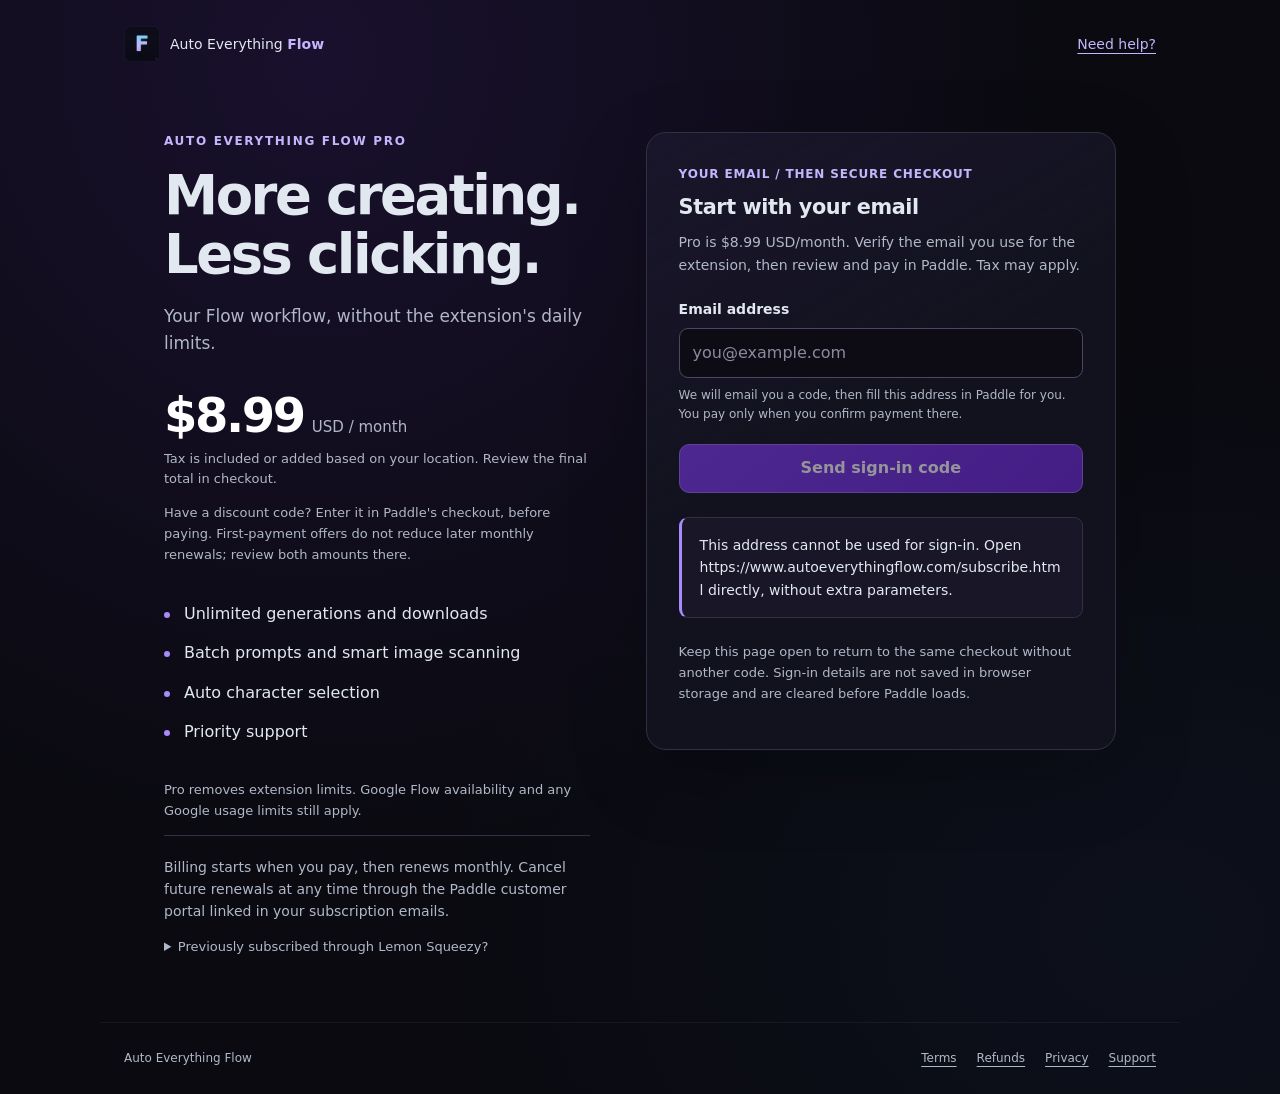
<file: subscribe.html>
<!DOCTYPE html>
<html lang="en">
<head>
  <meta charset="UTF-8">
  <meta name="viewport" content="width=device-width, initial-scale=1">
  <meta http-equiv="Content-Security-Policy" content="default-src 'none'; script-src 'self' https://cdn.paddle.com; script-src-attr 'none'; style-src 'self' 'unsafe-inline'; img-src 'self' data: https://cdn.paddle.com; font-src 'self'; connect-src https://kjgskmhpqqrsejxhbofn.supabase.co https://api.paddle.com https://checkout-service.paddle.com https://buy.paddle.com https://create-checkout.paddle.com; frame-src https://buy.paddle.com https://checkout.paddle.com; base-uri 'none'; object-src 'none'; form-action 'none'">
  <meta name="referrer" content="no-referrer">
  <meta name="robots" content="noindex, nofollow">
  <meta name="color-scheme" content="dark">
  <title>Subscribe to Pro | Auto Everything Flow</title>
  <link rel="canonical" href="https://www.autoeverythingflow.com/subscribe.html">
  <link rel="icon" type="image/png" href="/favicon.png">
  <link rel="stylesheet" href="/checkout.css">
  <!-- Paddle loads only after server eligibility checks and clearing the Auth token.
       Inline styles support its overlay, not inline script. Hosting must also send
       frame-ancestors 'none', nosniff and Cache-Control: no-store. -->
  <script type="module" src="/subscribe.mjs"></script>
</head>
<body data-billing-page="subscribe">
  <header class="site-header">
    <a class="brand" href="https://www.autoeverythingflow.com/" aria-label="Auto Everything Flow home">
      <img src="/logo.png" width="36" height="36" alt="">
      <span>Auto Everything <strong>Flow</strong></span>
    </a>
    <a class="header-link" href="/help.html">Need help?</a>
  </header>
  <main class="subscribe-layout">
    <section aria-labelledby="plan-title">
      <p class="eyebrow">Auto Everything Flow Pro</p>
      <h1 id="plan-title">More creating.<br>Less clicking.</h1>
      <p class="intro">Your Flow workflow, without the extension's daily limits.</p>
      <p class="price"><strong>$8.99</strong><span>USD / month</span></p>
      <p class="tax-note">Tax is included or added based on your location. Review the final total in checkout.</p>
      <p class="small-note">Have a discount code? Enter it in Paddle's checkout, before paying. First-payment offers do not reduce later monthly renewals; review both amounts there.</p>
      <ul class="features">
        <li>Unlimited generations and downloads</li>
        <li>Batch prompts and smart image scanning</li>
        <li>Auto character selection</li>
        <li>Priority support</li>
      </ul>
      <p class="small-note">Pro removes extension limits. Google Flow availability and any Google usage limits still apply.</p>
      <p class="billing-note">Billing starts when you pay, then renews monthly. Cancel future renewals at any time through the Paddle customer portal linked in your subscription emails.</p>
      <details class="small-note">
        <summary>Previously subscribed through Lemon Squeezy?</summary>
        <p>Your old payment authorization does not transfer automatically. Use the same email as your extension account. We check the recorded old subscription before opening a new checkout.</p>
        <p>If an old subscription period remains or its billing status needs review, checkout is blocked to help prevent overlapping payments. Contact <a href="mailto:autoeverythingflow@gmail.com">autoeverythingflow@gmail.com</a> if your access or dates look wrong. Do not use another email to bypass this check.</p>
        <p>When eligible, you can start a new monthly Paddle subscription by confirming payment yourself. It starts on that payment date, not automatically on your old Lemon renewal date. Opening this page or signing in does not charge you.</p>
      </details>
    </section>
    <section class="panel signin-panel" aria-labelledby="signin-title">
      <p id="step-label" class="step-label">Your email / Then secure checkout</p>
      <h2 id="signin-title" tabindex="-1">Start with your email</h2>
      <p class="form-intro">Pro is $8.99 USD/month. Verify the email you use for the extension, then review and pay in Paddle. Tax may apply.</p>
      <form id="email-form" method="post" action="/subscribe.html">
        <fieldset disabled>
          <label for="email">Email address</label>
          <input id="email" name="email" type="email" autocomplete="email" inputmode="email" maxlength="254" placeholder="you@example.com" required aria-describedby="email-note">
          <p id="email-note" class="input-note">We will email you a code, then fill this address in Paddle for you. You pay only when you confirm payment there.</p>
          <button id="email-submit" class="button" type="submit">Send sign-in code</button>
        </fieldset>
      </form>
      <form id="code-form" method="post" action="/subscribe.html" hidden>
        <fieldset disabled>
          <label for="code">Verification code</label>
          <input id="code" name="code" type="text" inputmode="numeric" autocomplete="one-time-code" pattern="[0-9]{6,10}" minlength="6" maxlength="10" required aria-describedby="code-note">
          <p id="code-note" class="input-note">Enter the code to open checkout. No payment is made by verifying your email.</p>
          <button id="code-submit" class="button" type="submit">Verify and open checkout</button>
          <button id="resend-code" class="text-button" type="button">Send a new code</button>
          <br>
          <button id="change-email" class="text-button" type="button">Use a different email</button>
        </fieldset>
      </form>
      <form id="purchase-form" method="post" action="/subscribe.html" hidden>
        <fieldset disabled>
          <p>Signed in as<br><span id="account-email" class="account-email"></span></p>
          <p class="form-intro">Review the total and any discount in Paddle. Reopening this checkout never creates a second purchase. Only confirm payment once.</p>
          <button id="purchase-submit" class="button" type="submit">Reopen secure checkout</button>
          <button id="sign-out" class="text-button" type="button">Use a different email</button>
        </fieldset>
      </form>
      <p id="subscribe-status" class="status-box" role="status" aria-live="polite" aria-atomic="true">Checking availability. Sign-in remains disabled if checkout is unavailable.</p>
      <p class="small-note">Keep this page open to return to the same checkout without another code. Sign-in details are not saved in browser storage and are cleared before Paddle loads.</p>
      <noscript><p class="notice">JavaScript is required to sign in and open secure checkout. Enable it and reload. No email or payment request is sent without it.</p></noscript>
    </section>
  </main>
  <footer class="site-footer">
    <span>Auto Everything Flow</span>
    <nav aria-label="Legal and support">
      <a href="/terms-of-service.html">Terms</a>
      <a href="/terms-of-service.html#refund-policy">Refunds</a>
      <a href="/privacy-policy.html">Privacy</a>
      <a href="/help.html">Support</a>
    </nav>
  </footer>
</body>
</html>
</file>
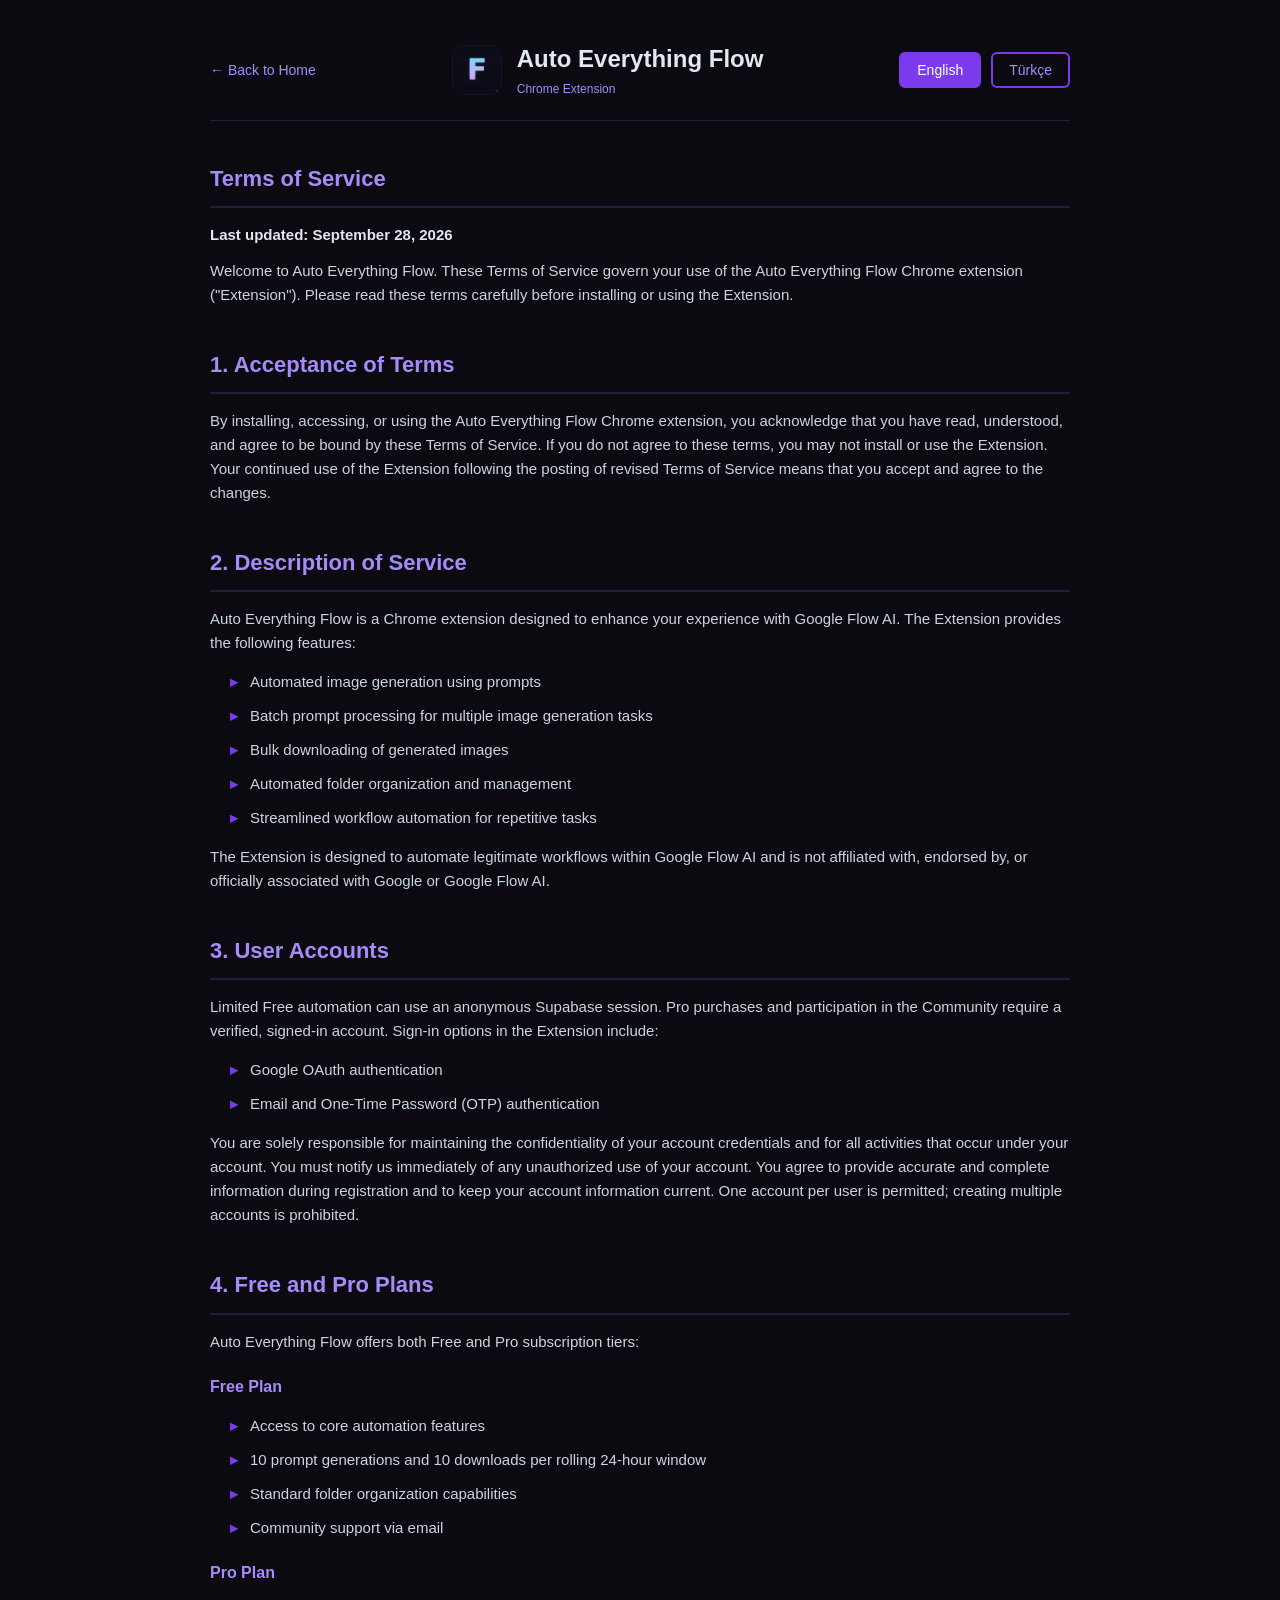
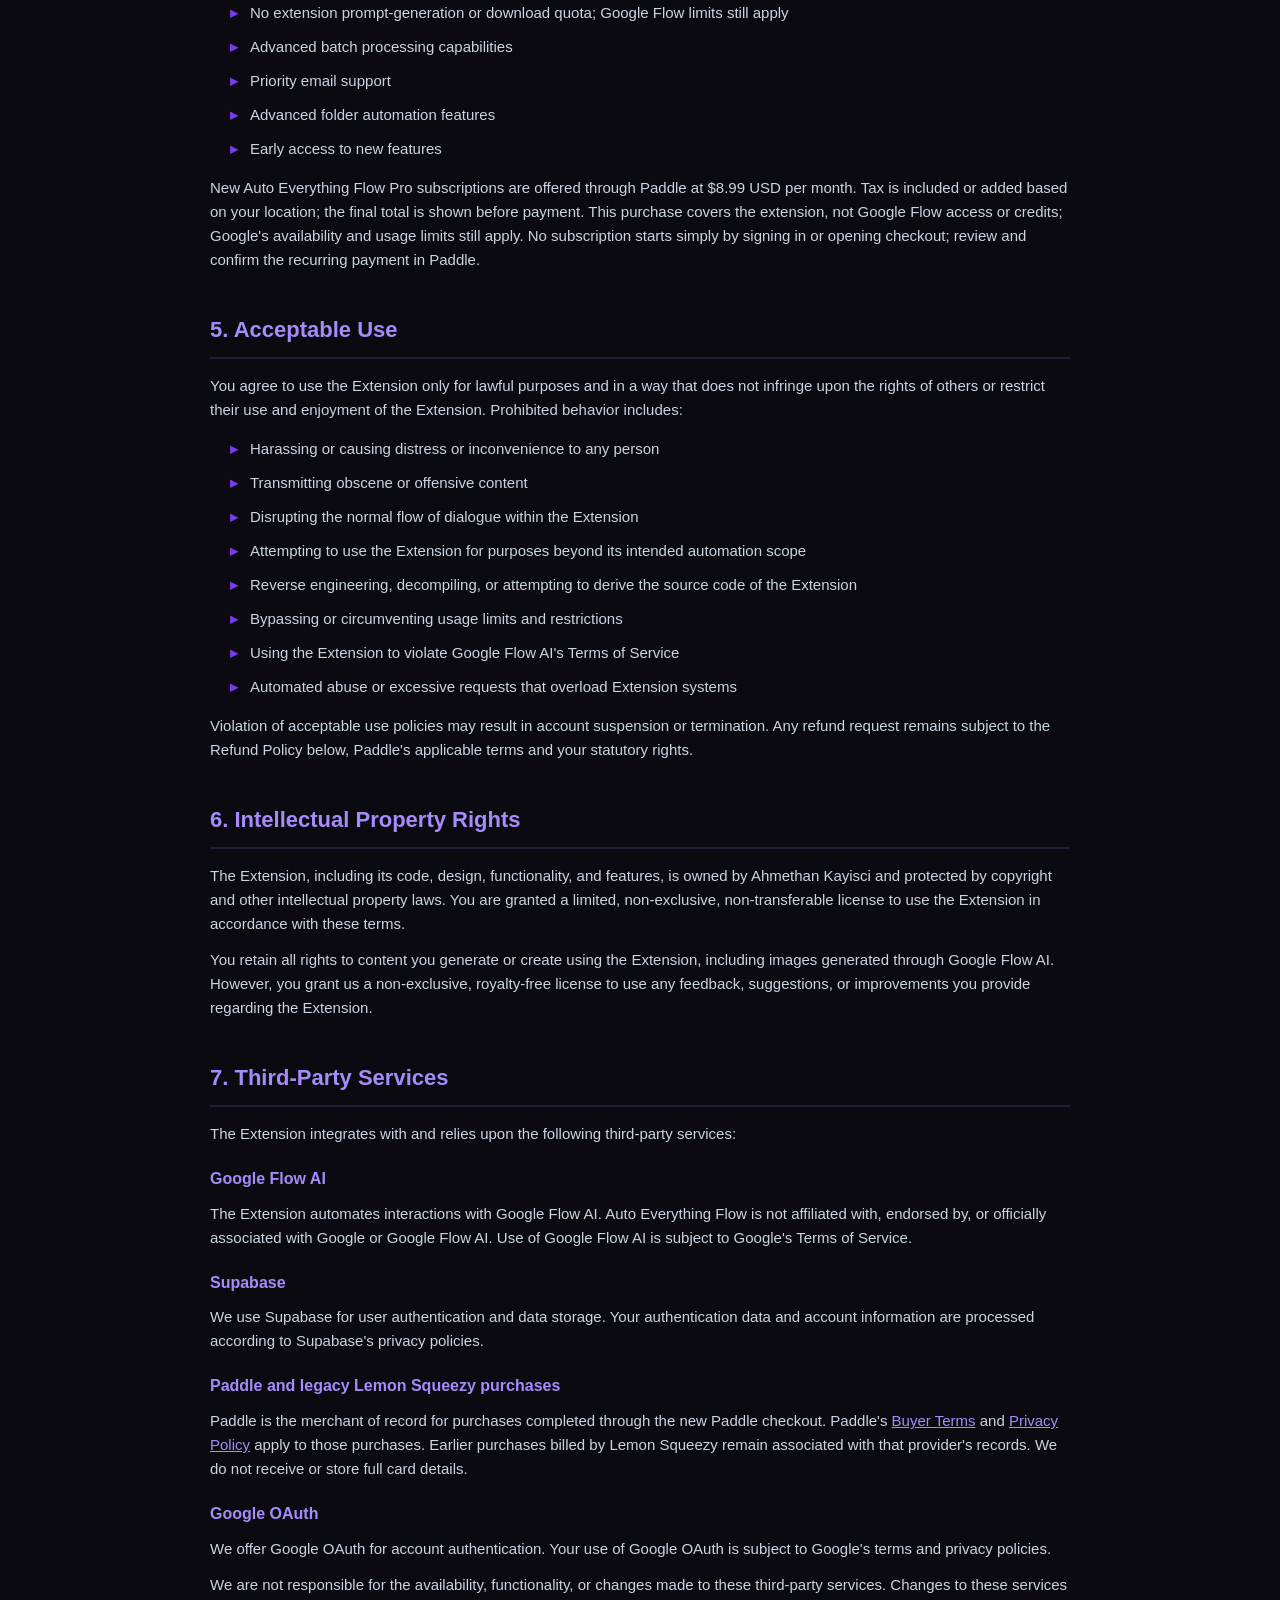
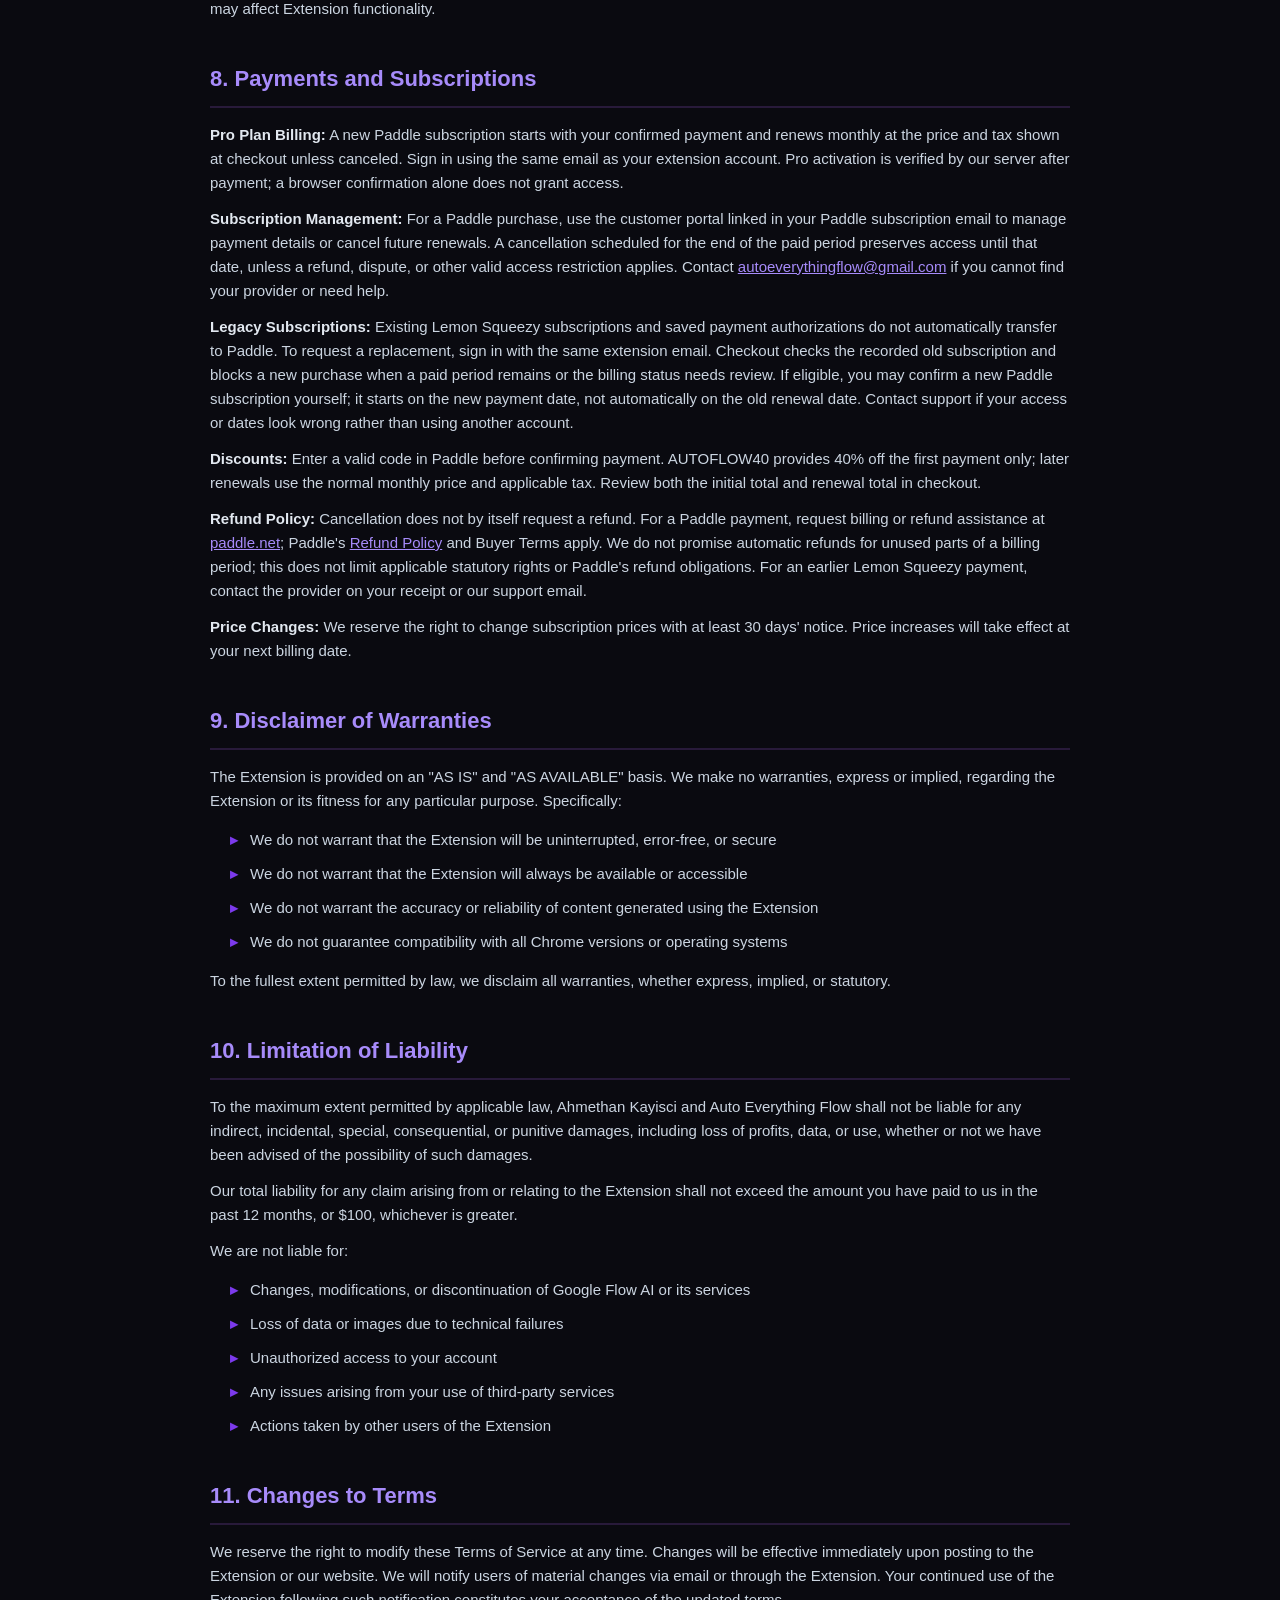
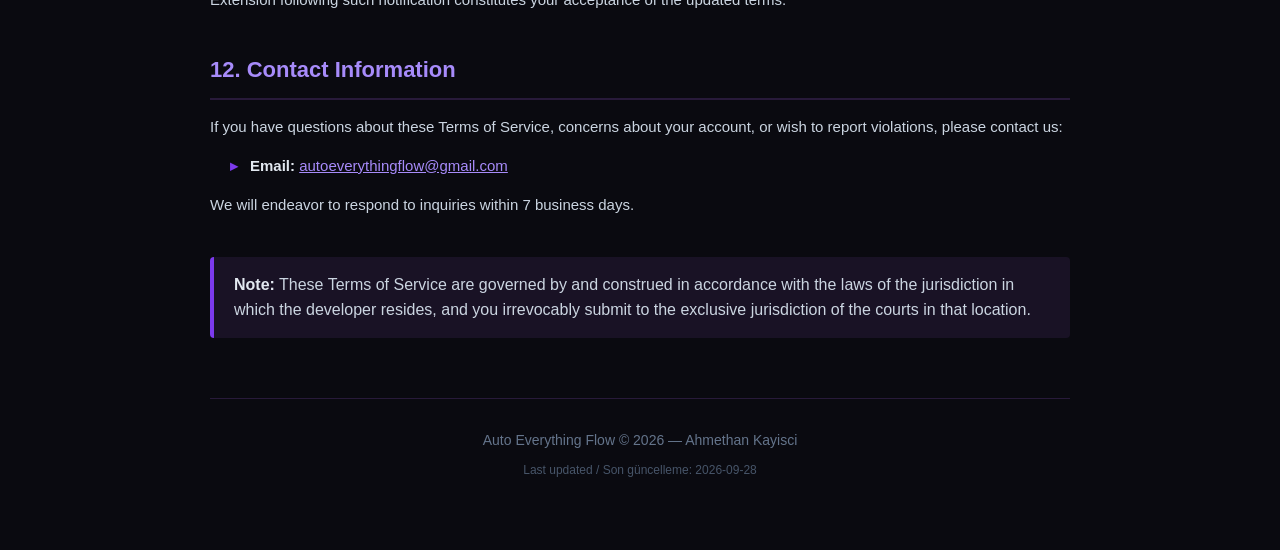
<file: terms-of-service.html>
<!DOCTYPE html>
<html lang="en">
<head>
    <meta charset="UTF-8">
    <meta name="viewport" content="width=device-width, initial-scale=1.0">
    <link rel="icon" type="image/png" sizes="128x128" href="favicon.png">
    <link rel="icon" type="image/png" sizes="48x48" href="favicon.png">
    <link rel="icon" type="image/png" sizes="32x32" href="favicon.png">
    <link rel="icon" type="image/png" sizes="16x16" href="favicon.png">
    <link rel="apple-touch-icon" href="favicon.png">
    <title>Terms of Service - Auto Everything Flow</title>
    <style>
        * { margin: 0; padding: 0; box-sizing: border-box; }
        body {
            background: #0a0a10;
            color: #e2e8f0;
            font-family: -apple-system, BlinkMacSystemFont, 'Segoe UI', Roboto, Oxygen, Ubuntu, Cantarell, sans-serif;
            line-height: 1.6;
            min-height: 100vh;
        }
        .container { max-width: 900px; margin: 0 auto; padding: 40px 20px; }
        .header {
            display: flex; justify-content: space-between; align-items: center;
            margin-bottom: 40px; padding-bottom: 20px;
            border-bottom: 1px solid rgba(158, 89, 226, 0.2);
        }
        .back-link {
            color: #a78bfa; text-decoration: none; font-size: 14px;
            display: flex; align-items: center; gap: 5px; transition: color 0.3s;
        }
        .back-link:hover { color: #7c3aed; }
        .logo-section { display: flex; align-items: center; gap: 15px; }
        .logo {
            width: 50px; height: 50px;
            border-radius: 12px;
            object-fit: contain;
        }
        .logo-text h1 { font-size: 24px; font-weight: 700; color: #e2e8f0; }
        .logo-text p { font-size: 12px; color: #a78bfa; margin-top: 2px; }
        .lang-switcher { display: flex; gap: 10px; }
        .lang-btn {
            padding: 8px 16px; border: 2px solid #7c3aed; background: transparent;
            color: #a78bfa; border-radius: 6px; cursor: pointer; font-size: 14px;
            font-weight: 500; transition: all 0.3s;
        }
        .lang-btn.active { background: #7c3aed; color: white; }
        .lang-btn:hover:not(.active) { color: #7c3aed; }
        .content { margin-bottom: 60px; }
        .section { margin-bottom: 40px; }
        .section h2 {
            font-size: 22px; font-weight: 700; color: #a78bfa;
            margin-bottom: 15px; padding-bottom: 10px;
            border-bottom: 2px solid rgba(158, 89, 226, 0.2);
        }
        .section h3 { font-size: 16px; font-weight: 600; color: #a78bfa; margin-top: 20px; margin-bottom: 10px; }
        .section p { margin-bottom: 12px; color: #cbd5e1; font-size: 15px; }
        .section ul { list-style: none; margin: 15px 0; padding-left: 20px; }
        .section li {
            margin-bottom: 10px; padding-left: 20px; position: relative;
            color: #cbd5e1; font-size: 15px;
        }
        .section li:before { content: "▸"; color: #7c3aed; position: absolute; left: 0; font-weight: bold; }
        .callout {
            background: rgba(158, 89, 226, 0.1); border-left: 4px solid #7c3aed;
            padding: 15px 20px; margin: 20px 0; border-radius: 4px; color: #cbd5e1;
        }
        .hidden { display: none; }
        .footer {
            text-align: center; padding: 30px 0; margin-top: 40px;
            border-top: 1px solid rgba(158, 89, 226, 0.2); color: #64748b; font-size: 14px;
        }
        .update-date { margin-top: 10px; font-size: 12px; color: #475569; }
        a { color: #a78bfa; }
        a:hover { color: #7c3aed; }
        strong { color: #e2e8f0; }
        @media (max-width: 600px) {
            .header { flex-direction: column; align-items: flex-start; gap: 15px; }
            .section h2 { font-size: 18px; }
        }
    </style>
</head>
<body>
    <div class="container">
        <div class="header">
            <a href="index.html" class="back-link">← Back to Home</a>
            <div class="logo-section">
                <img class="logo" src="[data-uri]" alt="Auto Everything Flow">
                <div class="logo-text">
                    <h1>Auto Everything Flow</h1>
                    <p>Chrome Extension</p>
                </div>
            </div>
            <div class="lang-switcher">
                <button class="lang-btn active" onclick="switchLanguage('en')">English</button>
                <button class="lang-btn" onclick="switchLanguage('tr')">Türkçe</button>
            </div>
        </div>

        <div class="content">
            <!-- ENGLISH CONTENT -->
            <div id="content-en">
                <div class="section">
                    <h2>Terms of Service</h2>
                    <p><strong>Last updated: September 28, 2026</strong></p>
                    <p>Welcome to Auto Everything Flow. These Terms of Service govern your use of the Auto Everything Flow Chrome extension ("Extension"). Please read these terms carefully before installing or using the Extension.</p>
                </div>

                <div class="section">
                    <h2>1. Acceptance of Terms</h2>
                    <p>By installing, accessing, or using the Auto Everything Flow Chrome extension, you acknowledge that you have read, understood, and agree to be bound by these Terms of Service. If you do not agree to these terms, you may not install or use the Extension. Your continued use of the Extension following the posting of revised Terms of Service means that you accept and agree to the changes.</p>
                </div>

                <div class="section">
                    <h2>2. Description of Service</h2>
                    <p>Auto Everything Flow is a Chrome extension designed to enhance your experience with Google Flow AI. The Extension provides the following features:</p>
                    <ul>
                        <li>Automated image generation using prompts</li>
                        <li>Batch prompt processing for multiple image generation tasks</li>
                        <li>Bulk downloading of generated images</li>
                        <li>Automated folder organization and management</li>
                        <li>Streamlined workflow automation for repetitive tasks</li>
                    </ul>
                    <p>The Extension is designed to automate legitimate workflows within Google Flow AI and is not affiliated with, endorsed by, or officially associated with Google or Google Flow AI.</p>
                </div>

                <div class="section">
                    <h2>3. User Accounts</h2>
                    <p>Limited Free automation can use an anonymous Supabase session. Pro purchases and participation in the Community require a verified, signed-in account. Sign-in options in the Extension include:</p>
                    <ul>
                        <li>Google OAuth authentication</li>
                        <li>Email and One-Time Password (OTP) authentication</li>
                    </ul>
                    <p>You are solely responsible for maintaining the confidentiality of your account credentials and for all activities that occur under your account. You must notify us immediately of any unauthorized use of your account. You agree to provide accurate and complete information during registration and to keep your account information current. One account per user is permitted; creating multiple accounts is prohibited.</p>
                </div>

                <div class="section">
                    <h2>4. Free and Pro Plans</h2>
                    <p>Auto Everything Flow offers both Free and Pro subscription tiers:</p>
                    <h3>Free Plan</h3>
                    <ul>
                        <li>Access to core automation features</li>
                        <li>10 prompt generations and 10 downloads per rolling 24-hour window</li>
                        <li>Standard folder organization capabilities</li>
                        <li>Community support via email</li>
                    </ul>
                    <h3>Pro Plan</h3>
                    <ul>
                        <li>No extension prompt-generation or download quota; Google Flow limits still apply</li>
                        <li>Advanced batch processing capabilities</li>
                        <li>Priority email support</li>
                        <li>Advanced folder automation features</li>
                        <li>Early access to new features</li>
                    </ul>
                    <p>New Auto Everything Flow Pro subscriptions are offered through Paddle at $8.99 USD per month. Tax is included or added based on your location; the final total is shown before payment. This purchase covers the extension, not Google Flow access or credits; Google's availability and usage limits still apply. No subscription starts simply by signing in or opening checkout; review and confirm the recurring payment in Paddle.</p>
                </div>

                <div class="section">
                    <h2>5. Acceptable Use</h2>
                    <p>You agree to use the Extension only for lawful purposes and in a way that does not infringe upon the rights of others or restrict their use and enjoyment of the Extension. Prohibited behavior includes:</p>
                    <ul>
                        <li>Harassing or causing distress or inconvenience to any person</li>
                        <li>Transmitting obscene or offensive content</li>
                        <li>Disrupting the normal flow of dialogue within the Extension</li>
                        <li>Attempting to use the Extension for purposes beyond its intended automation scope</li>
                        <li>Reverse engineering, decompiling, or attempting to derive the source code of the Extension</li>
                        <li>Bypassing or circumventing usage limits and restrictions</li>
                        <li>Using the Extension to violate Google Flow AI's Terms of Service</li>
                        <li>Automated abuse or excessive requests that overload Extension systems</li>
                    </ul>
                    <p>Violation of acceptable use policies may result in account suspension or termination. Any refund request remains subject to the Refund Policy below, Paddle's applicable terms and your statutory rights.</p>
                </div>

                <div class="section">
                    <h2>6. Intellectual Property Rights</h2>
                    <p>The Extension, including its code, design, functionality, and features, is owned by Ahmethan Kayisci and protected by copyright and other intellectual property laws. You are granted a limited, non-exclusive, non-transferable license to use the Extension in accordance with these terms.</p>
                    <p>You retain all rights to content you generate or create using the Extension, including images generated through Google Flow AI. However, you grant us a non-exclusive, royalty-free license to use any feedback, suggestions, or improvements you provide regarding the Extension.</p>
                </div>

                <div class="section">
                    <h2>7. Third-Party Services</h2>
                    <p>The Extension integrates with and relies upon the following third-party services:</p>
                    <h3>Google Flow AI</h3>
                    <p>The Extension automates interactions with Google Flow AI. Auto Everything Flow is not affiliated with, endorsed by, or officially associated with Google or Google Flow AI. Use of Google Flow AI is subject to Google's Terms of Service.</p>
                    <h3>Supabase</h3>
                    <p>We use Supabase for user authentication and data storage. Your authentication data and account information are processed according to Supabase's privacy policies.</p>
                    <h3>Paddle and legacy Lemon Squeezy purchases</h3>
                    <p>Paddle is the merchant of record for purchases completed through the new Paddle checkout. Paddle's <a href="https://www.paddle.com/legal/buyer-terms">Buyer Terms</a> and <a href="https://www.paddle.com/legal/privacy">Privacy Policy</a> apply to those purchases. Earlier purchases billed by Lemon Squeezy remain associated with that provider's records. We do not receive or store full card details.</p>
                    <h3>Google OAuth</h3>
                    <p>We offer Google OAuth for account authentication. Your use of Google OAuth is subject to Google's terms and privacy policies.</p>
                    <p>We are not responsible for the availability, functionality, or changes made to these third-party services. Changes to these services may affect Extension functionality.</p>
                </div>

                <div class="section">
                    <h2>8. Payments and Subscriptions</h2>
                    <p><strong>Pro Plan Billing:</strong> A new Paddle subscription starts with your confirmed payment and renews monthly at the price and tax shown at checkout unless canceled. Sign in using the same email as your extension account. Pro activation is verified by our server after payment; a browser confirmation alone does not grant access.</p>
                    <p><strong>Subscription Management:</strong> For a Paddle purchase, use the customer portal linked in your Paddle subscription email to manage payment details or cancel future renewals. A cancellation scheduled for the end of the paid period preserves access until that date, unless a refund, dispute, or other valid access restriction applies. Contact <a href="mailto:autoeverythingflow@gmail.com">autoeverythingflow@gmail.com</a> if you cannot find your provider or need help.</p>
                    <p><strong>Legacy Subscriptions:</strong> Existing Lemon Squeezy subscriptions and saved payment authorizations do not automatically transfer to Paddle. To request a replacement, sign in with the same extension email. Checkout checks the recorded old subscription and blocks a new purchase when a paid period remains or the billing status needs review. If eligible, you may confirm a new Paddle subscription yourself; it starts on the new payment date, not automatically on the old renewal date. Contact support if your access or dates look wrong rather than using another account.</p>
                    <p><strong>Discounts:</strong> Enter a valid code in Paddle before confirming payment. AUTOFLOW40 provides 40% off the first payment only; later renewals use the normal monthly price and applicable tax. Review both the initial total and renewal total in checkout.</p>
                    <p id="refund-policy"><strong>Refund Policy:</strong> Cancellation does not by itself request a refund. For a Paddle payment, request billing or refund assistance at <a href="https://paddle.net">paddle.net</a>; Paddle's <a href="https://www.paddle.com/legal/refund-policy">Refund Policy</a> and Buyer Terms apply. We do not promise automatic refunds for unused parts of a billing period; this does not limit applicable statutory rights or Paddle's refund obligations. For an earlier Lemon Squeezy payment, contact the provider on your receipt or our support email.</p>
                    <p><strong>Price Changes:</strong> We reserve the right to change subscription prices with at least 30 days' notice. Price increases will take effect at your next billing date.</p>
                </div>

                <div class="section">
                    <h2>9. Disclaimer of Warranties</h2>
                    <p>The Extension is provided on an "AS IS" and "AS AVAILABLE" basis. We make no warranties, express or implied, regarding the Extension or its fitness for any particular purpose. Specifically:</p>
                    <ul>
                        <li>We do not warrant that the Extension will be uninterrupted, error-free, or secure</li>
                        <li>We do not warrant that the Extension will always be available or accessible</li>
                        <li>We do not warrant the accuracy or reliability of content generated using the Extension</li>
                        <li>We do not guarantee compatibility with all Chrome versions or operating systems</li>
                    </ul>
                    <p>To the fullest extent permitted by law, we disclaim all warranties, whether express, implied, or statutory.</p>
                </div>

                <div class="section">
                    <h2>10. Limitation of Liability</h2>
                    <p>To the maximum extent permitted by applicable law, Ahmethan Kayisci and Auto Everything Flow shall not be liable for any indirect, incidental, special, consequential, or punitive damages, including loss of profits, data, or use, whether or not we have been advised of the possibility of such damages.</p>
                    <p>Our total liability for any claim arising from or relating to the Extension shall not exceed the amount you have paid to us in the past 12 months, or $100, whichever is greater.</p>
                    <p>We are not liable for:</p>
                    <ul>
                        <li>Changes, modifications, or discontinuation of Google Flow AI or its services</li>
                        <li>Loss of data or images due to technical failures</li>
                        <li>Unauthorized access to your account</li>
                        <li>Any issues arising from your use of third-party services</li>
                        <li>Actions taken by other users of the Extension</li>
                    </ul>
                </div>

                <div class="section">
                    <h2>11. Changes to Terms</h2>
                    <p>We reserve the right to modify these Terms of Service at any time. Changes will be effective immediately upon posting to the Extension or our website. We will notify users of material changes via email or through the Extension. Your continued use of the Extension following such notification constitutes your acceptance of the updated terms.</p>
                </div>

                <div class="section">
                    <h2>12. Contact Information</h2>
                    <p>If you have questions about these Terms of Service, concerns about your account, or wish to report violations, please contact us:</p>
                    <ul>
                        <li><strong>Email:</strong> <a href="mailto:autoeverythingflow@gmail.com">autoeverythingflow@gmail.com</a></li>
                    </ul>
                    <p>We will endeavor to respond to inquiries within 7 business days.</p>
                </div>

                <div class="callout">
                    <strong>Note:</strong> These Terms of Service are governed by and construed in accordance with the laws of the jurisdiction in which the developer resides, and you irrevocably submit to the exclusive jurisdiction of the courts in that location.
                </div>
            </div>

            <!-- TURKISH CONTENT -->
            <div id="content-tr" class="hidden">
                <div class="section">
                    <h2>Kullanım Koşulları</h2>
                    <p><strong>Son güncelleme: 28 Eylül 2026</strong></p>
                    <p>Auto Everything Flow'a hoş geldiniz. Bu Kullanım Koşulları, Auto Everything Flow Chrome uzantısının ("Uzantı") kullanımını yönetir. Lütfen Uzantıyı yüklemeden veya kullanmadan önce bu şartları dikkatle okuyunuz.</p>
                </div>

                <div class="section">
                    <h2>1. Şartların Kabulü</h2>
                    <p>Auto Everything Flow Chrome uzantısını yükleyerek, erişerek veya kullanarak, bu Kullanım Koşullarını okuduğunuzu, anladığınızı ve kabul ettiğinizi teyit edersiniz. Bu şartları kabul etmiyorsanız, Uzantıyı yükleyemez veya kullanamaz. Revize edilmiş Kullanım Koşullarının yayınlanmasından sonra Uzantıyı kullanmaya devam etmeniz, değişiklikleri kabul ve onay ettiğiniz anlamına gelir.</p>
                </div>

                <div class="section">
                    <h2>2. Hizmetin Tanımı</h2>
                    <p>Auto Everything Flow, Google Flow AI ile çalışma deneyiminizi geliştirmek için tasarlanmış bir Chrome uzantısıdır. Uzantı aşağıdaki özellikleri sağlar:</p>
                    <ul>
                        <li>İstemler kullanarak otomatik görüntü oluşturma</li>
                        <li>Birden fazla görüntü oluşturma görevleri için toplu istem işleme</li>
                        <li>Oluşturulan görüntülerin toplu indirilmesi</li>
                        <li>Otomatik klasör organizasyonu ve yönetimi</li>
                        <li>Tekrarlayan görevler için basitleştirilmiş iş akışı otomasyonu</li>
                    </ul>
                    <p>Uzantı, Google Flow AI içinde yasal iş akışlarını otomatikleştirmek için tasarlanmıştır ve Google veya Google Flow AI'ye bağlı değildir, onay almış değildir veya resmi olarak ilişkili değildir.</p>
                </div>

                <div class="section">
                    <h2>3. Kullanıcı Hesapları</h2>
                    <p>Sınırlı Ücretsiz otomasyon anonim Supabase oturumuyla kullanılabilir. Pro satın almak ve Topluluğa katılmak için doğrulanmış bir hesapla giriş gerekir. Eklentideki giriş seçenekleri şunlardır:</p>
                    <ul>
                        <li>Google OAuth kimlik doğrulaması</li>
                        <li>E-posta ve Tek Seferlik Şifre (OTP) kimlik doğrulaması</li>
                    </ul>
                    <p>Hesap kimlik bilgilerinizin gizliliğini korumaktan ve hesabınız altında gerçekleşen tüm faaliyetlerden siz sorumlusunuz. Hesabınızın yetkisiz kullanımından haberdar olur olmaz bizi derhal bilgilendireceksiniz. Kayıt sırasında doğru ve eksiksiz bilgi sağlamayı ve hesap bilgilerinizi güncel tutmayı kabul edersiniz. Kullanıcı başına bir hesap izin verilir; birden fazla hesap oluşturmak yasaktır.</p>
                </div>

                <div class="section">
                    <h2>4. Ücretsiz ve Pro Planları</h2>
                    <p>Auto Everything Flow, Ücretsiz ve Pro abonelik seviyeleri sunmaktadır:</p>
                    <h3>Ücretsiz Plan</h3>
                    <ul>
                        <li>Temel otomasyon özelliklerine erişim</li>
                        <li>Kayan 24 saatlik dönemde 10 prompt oluşturma ve 10 indirme hakkı</li>
                        <li>Standart klasör organizasyonu yetenekleri</li>
                        <li>E-posta aracılığıyla topluluk desteği</li>
                    </ul>
                    <h3>Pro Plan</h3>
                    <ul>
                        <li>Eklentinin prompt oluşturma ve indirme kotası kaldırılır; Google Flow limitleri geçerlidir</li>
                        <li>Gelişmiş toplu işlem yetenekleri</li>
                        <li>Öncelikli e-posta desteği</li>
                        <li>Gelişmiş klasör otomasyon özellikleri</li>
                        <li>Yeni özelliklere erken erişim</li>
                    </ul>
                    <p>Yeni Auto Everything Flow Pro abonelikleri Paddle üzerinden aylık 8,99 ABD doları fiyatla sunulur. Vergi konuma göre fiyata dahildir veya eklenir; son tutar ödeme öncesinde gösterilir. Bu satın alım eklentiyi kapsar; Google Flow erişimi veya kredileri dahil değildir ve Google'ın kullanılabilirlik koşulları ile limitleri geçerlidir. Yalnızca giriş yapmak veya ödeme ekranını açmak abonelik başlatmaz; düzenli ödemeyi Paddle ekranında inceleyip onaylamanız gerekir.</p>
                </div>

                <div class="section">
                    <h2>5. Kabul Edilebilir Kullanım</h2>
                    <p>Uzantıyı yalnızca yasal amaçlar için ve başkalarının haklarını ihlal etmeyen veya onların Uzantı kullanım ve zevkini kısıtlamayan bir şekilde kullanacağınızı kabul edersiniz. Yasak davranışlar şunları içerir:</p>
                    <ul>
                        <li>Herhangi bir kişiyi taciz etmek veya sıkıntı ya da zorluk yaşatmak</li>
                        <li>Müstehcen veya hakaret verici içerik göndermek</li>
                        <li>Uzantı içindeki normal diyalog akışını bozurmak</li>
                        <li>Uzantıyı amaçlanan otomasyon kapsamının ötesinde kullanmaya çalışmak</li>
                        <li>Uzantının ters mühendisliğini yapmak, derlemesini açmak veya kaynak kodunu çıkarmaya çalışmak</li>
                        <li>Kullanım limitleri ve kısıtlamalarını aşmaya veya devre dışı bırakmaya çalışmak</li>
                        <li>Uzantıyı Google Flow AI'nin Kullanım Koşullarını ihlal etmek için kullanmak</li>
                        <li>Uzantı sistemlerini aşırı yükleyen otomatik kötüye kullanım veya aşırı istekler</li>
                    </ul>
                    <p>Kabul edilebilir kullanım politikalarının ihlali, hesabın askıya alınmasına veya sonlandırılmasına neden olabilir. İade taleplerinde aşağıdaki İade Politikası, Paddle'ın geçerli koşulları ve yasal haklarınız korunur.</p>
                </div>

                <div class="section">
                    <h2>6. Fikri Mülkiyet Hakları</h2>
                    <p>Uzantı, kodu, tasarımı, işlevi ve özellikleri dahil olmak üzere, Ahmethan Kayisci'ye aittir ve telif hakkı ve diğer fikri mülkiyet yasalarıyla korunmaktadır. Size, Uzantıyı bu şartlara uygun olarak kullanmak için sınırlı, münhasır olmayan, devredilemez bir lisans verilmektedir.</p>
                    <p>Uzantıyı kullanarak oluşturduğunuz veya yarattığınız içeriğin (Google Flow AI aracılığıyla oluşturulan görüntüler dahil) tüm haklarını saklı tutarsınız. Ancak, Uzantı hakkında sağladığınız herhangi bir geri bildirim, öneri veya iyileştirme için bize münhasır olmayan, telif hakkı ödemesiz bir lisans vermektesiniz.</p>
                </div>

                <div class="section">
                    <h2>7. Üçüncü Taraf Hizmetleri</h2>
                    <p>Uzantı, aşağıdaki üçüncü taraf hizmetleriyle entegre olur ve bunlara dayanır:</p>
                    <h3>Google Flow AI</h3>
                    <p>Uzantı, Google Flow AI ile etkileşimleri otomatikleştirir. Auto Everything Flow, Google veya Google Flow AI'ye bağlı değildir, onay almış değildir veya resmi olarak ilişkili değildir. Google Flow AI'nin kullanımı, Google'ın Kullanım Koşullarına tabi olur.</p>
                    <h3>Supabase</h3>
                    <p>Kullanıcı kimlik doğrulaması ve veri depolaması için Supabase kullanıyoruz. Kimlik doğrulama verileriniz ve hesap bilgileriniz, Supabase'in gizlilik politikalarına göre işlenir.</p>
                    <h3>Paddle ve önceki Lemon Squeezy satın alımları</h3>
                    <p>Yeni Paddle ödeme ekranında tamamlanan satın alımlarda kayıtlı satıcı Paddle'dır. Bu satın alımlarda Paddle'ın <a href="https://www.paddle.com/legal/buyer-terms">Alıcı Koşulları</a> ve <a href="https://www.paddle.com/legal/privacy">Gizlilik Politikası</a> geçerlidir. Daha önce Lemon Squeezy üzerinden yapılan satın alımlar o sağlayıcının kayıtlarıyla ilişkili kalır. Tam kart bilgilerini almayız veya saklamayız.</p>
                    <h3>Google OAuth</h3>
                    <p>Hesap kimlik doğrulaması için Google OAuth sunuyoruz. Google OAuth'u kullanımınız, Google'ın şartlarına ve gizlilik politikalarına tabidir.</p>
                    <p>Bu üçüncü taraf hizmetlerinin kullanılabilirliği, işlevi veya yapılan değişikliklerden sorumlu değiliz. Bu hizmetlerde yapılan değişiklikler Uzantı işlevselliğini etkileyebilir.</p>
                </div>

                <div class="section">
                    <h2>8. Ödemeler ve Abonelikler</h2>
                    <p><strong>Pro Plan Faturalaması:</strong> Yeni Paddle aboneliği onayladığınız ödeme ile başlar ve iptal edilmedikçe ödeme ekranında gösterilen fiyat ve vergilerle aylık yenilenir. Eklenti hesabınızla aynı e-posta adresini kullanın. Pro erişimi ödeme sonrasında sunucuda doğrulanır; yalnızca tarayıcıdaki bir onay erişim sağlamaz.</p>
                    <p><strong>Abonelik Yönetimi:</strong> Paddle satın alımında ödeme bilgilerini yönetmek veya sonraki yenilemeleri iptal etmek için Paddle abonelik e-postasındaki müşteri portalını kullanın. Ödenmiş dönemin sonuna planlanan iptalde, iade, ödeme itirazı veya başka geçerli bir erişim kısıtlaması yoksa erişim o tarihe kadar korunur. Sağlayıcınızı bulamıyorsanız veya yardıma ihtiyacınız varsa <a href="mailto:autoeverythingflow@gmail.com">autoeverythingflow@gmail.com</a> adresine yazın.</p>
                    <p><strong>Önceki Abonelikler:</strong> Mevcut Lemon Squeezy abonelikleri ve kayıtlı ödeme yetkileri kendiliğinden Paddle'a aktarılmaz. Yeni abonelik için aynı eklenti e-postasıyla giriş yapın. Ödeme akışı kayıtlı eski aboneliği kontrol eder; ödenmiş dönem sürüyorsa veya ödeme durumu inceleme gerektiriyorsa yeni satın alımı engeller. Uygunsanız yeni Paddle aboneliğini kendiniz onaylayabilirsiniz; abonelik eski yenileme gününde otomatik değil, yeni ödeme tarihinde başlar. Erişim veya tarihler yanlış görünüyorsa başka hesap kullanmak yerine destekle iletişime geçin.</p>
                    <p><strong>İndirimler:</strong> Geçerli kodu ödemeyi onaylamadan önce Paddle ekranında girin. AUTOFLOW40 yalnızca ilk ödemeye %40 indirim sağlar; sonraki yenilemeler normal aylık fiyat ve geçerli vergilerle yapılır. Ödeme ekranında hem ilk tutarı hem yenileme tutarını inceleyin.</p>
                    <p id="iade-politikasi"><strong>İade Politikası:</strong> Aboneliği iptal etmek tek başına iade talebi oluşturmaz. Paddle ödemelerinde faturalandırma veya iade desteği için <a href="https://paddle.net">paddle.net</a> adresini kullanın; Paddle'ın <a href="https://www.paddle.com/legal/refund-policy">İade Politikası</a> ve Alıcı Koşulları geçerlidir. Kullanılmayan dönemler için otomatik kısmi iade taahhüt etmeyiz; bu, geçerli yasal haklarınızı veya Paddle'ın iade yükümlülüklerini sınırlamaz. Önceki Lemon Squeezy ödemelerinde makbuzunuzdaki sağlayıcıyla veya destek e-postamızla iletişime geçin.</p>
                    <p><strong>Fiyat Değişiklikleri:</strong> Abonelik fiyatlarını en az 30 gün önceden haber vererek değiştirme hakkını saklı tutarız. Fiyat artışları bir sonraki faturalandırma tarihinizde yürürlüğe girecektir.</p>
                </div>

                <div class="section">
                    <h2>9. Garanti Reddedilmesi</h2>
                    <p>Uzantı "OLDUĞU GİBİ" ve "MEVCUT DURUMDA" temeli üzerine sağlanır. Uzantı hakkında veya herhangi bir özel amaç için uygunluğu hakkında açık veya zımni hiçbir garanti vermiyoruz. Özellikle:</p>
                    <ul>
                        <li>Uzantının kesintisiz, hatasız veya güvenli olacağını garanti etmiyoruz</li>
                        <li>Uzantının her zaman kullanılabilir veya erişilebilir olacağını garanti etmiyoruz</li>
                        <li>Uzantı kullanılarak oluşturulan içeriğin doğruluğu veya güvenilirliğini garanti etmiyoruz</li>
                        <li>Tüm Chrome sürümleri veya işletim sistemleriyle uyumluluğu garanti etmiyoruz</li>
                    </ul>
                    <p>Yasa tarafından izin verilen maksimum ölçüde, tüm garantileri, ister açık, zımni veya yasal olsun, reddediyoruz.</p>
                </div>

                <div class="section">
                    <h2>10. Sorumluluk Sınırlaması</h2>
                    <p>Geçerli yasaların izin verdiği maksimum ölçüde, Ahmethan Kayisci ve Auto Everything Flow, kar kaybı, veri kaybı veya kullanım kaybı dahil olmak üzere, bize bu tür zararların mümkün olabileceğinden haberdar olunup olunmadığına bakılmaksızın, Uzantıdan kaynaklanan veya ilişkili herhangi bir iddiadan kaynaklanan dolaylı, tesadüfi, özel, sonuç veya cezai zararlardan sorumlu değildir.</p>
                    <p>Uzantıdan kaynaklanan veya ilişkili herhangi bir iddiaya yönelik toplam sorumluluk, geçtiğimiz 12 ay içinde bize ödediğiniz tutarı veya 100 doları (hangisi daha büyükse) aşmayacaktır.</p>
                    <p>Aşağıdakilerden sorumlu değiliz:</p>
                    <ul>
                        <li>Google Flow AI veya hizmetlerinde yapılan değişiklikler, değiştirilmeler veya devre dışı bırakılmalar</li>
                        <li>Teknik arızalardan kaynaklanan veri veya görüntü kaybı</li>
                        <li>Hesabınıza yetkisiz erişim</li>
                        <li>Üçüncü taraf hizmetlerini kullanımından kaynaklanan sorunlar</li>
                        <li>Uzantının diğer kullanıcıları tarafından alınan eylemler</li>
                    </ul>
                </div>

                <div class="section">
                    <h2>11. Şartlara Yapılan Değişiklikler</h2>
                    <p>Bu Kullanım Koşullarını istediğimiz zaman değiştirme hakkını saklı tutarız. Değişiklikler, Uzantıya veya web sitemize gönderildikten hemen sonra yürürlüğe girer. Önemli değişiklikler hakkında kullanıcıları e-posta yoluyla veya Uzantı aracılığıyla bilgilendireceğiz. Bu tür bildirimden sonra Uzantıyı kullanmaya devam etmeniz, güncellenmiş şartları kabul ettiğiniz anlamına gelir.</p>
                </div>

                <div class="section">
                    <h2>12. İletişim Bilgileri</h2>
                    <p>Bu Kullanım Koşulları hakkında sorularınız, hesabınız hakkında endişeleriniz veya ihlalleri raporlamak istiyorsanız, lütfen bizimle iletişime geçin:</p>
                    <ul>
                        <li><strong>E-posta:</strong> <a href="mailto:autoeverythingflow@gmail.com">autoeverythingflow@gmail.com</a></li>
                    </ul>
                    <p>Sorulara 7 iş günü içinde yanıt vermeyi hedefliyoruz.</p>
                </div>

                <div class="callout">
                    <strong>Not:</strong> Bu Kullanım Koşulları, geliştiricinin ikamet ettiği yargı yetkisinin yasalarına göre yönetilir ve yorumlanır ve münhasır olarak o yerdeki mahkemelerin yargı yetkisine irrevocably uyarsınız.
                </div>
            </div>
        </div>

        <div class="footer">
            Auto Everything Flow © 2026 — Ahmethan Kayisci
            <div class="update-date">Last updated / Son güncelleme: 2026-09-28</div>
        </div>
    </div>

    <script>
        function switchLanguage(lang) {
            // Update button states
            document.querySelectorAll('.lang-btn').forEach(btn => {
                btn.classList.remove('active');
            });
            event.target.classList.add('active');

            // Show/hide content
            document.getElementById('content-en').classList.toggle('hidden', lang !== 'en');
            document.getElementById('content-tr').classList.toggle('hidden', lang !== 'tr');

            // Update HTML lang attribute
            document.documentElement.lang = lang;
        }
    </script>
</body>
</html>
</file>
<file: checkout.css>
:root {
  color-scheme: dark;
  --background: #0a0a10;
  --panel: #12121e;
  --text: #e2e8f0;
  --muted: #b0b8c8;
  --accent: #c4b5fd;
  --border: #343044;
}

* { box-sizing: border-box; }
[hidden] { display: none !important; }
body {
  margin: 0;
  min-height: 100vh;
  display: flex;
  flex-direction: column;
  font-family: system-ui, -apple-system, 'Segoe UI', Roboto, sans-serif;
  line-height: 1.6;
  color: var(--text);
  background: radial-gradient(ellipse at 25% 5%, #7c3aed22, transparent 55%),
    radial-gradient(ellipse at 90% 85%, #3b82f60d, transparent 45%), var(--background);
  -webkit-font-smoothing: antialiased;
}
a { color: var(--accent); text-underline-offset: 4px; }
a:hover { color: #ede9fe; }
button, input { font: inherit; }
button, a, input { -webkit-tap-highlight-color: transparent; }
:focus-visible { outline: 3px solid #ddd6fe; outline-offset: 4px; }
.site-header, .site-footer {
  width: min(1080px, 100%);
  margin-inline: auto;
  padding: 26px 24px;
  display: flex;
  align-items: center;
  justify-content: space-between;
  gap: 20px;
}
.brand { display: flex; gap: 10px; align-items: center; color: var(--text); text-decoration: none; font-size: 14px; line-height: 1.3; }
.brand img { flex-shrink: 0; object-fit: contain; }
.brand strong { color: var(--accent); }
.header-link { font-size: 14px; flex-shrink: 0; }
main { flex: 1; width: 100%; }
.subscribe-layout {
  max-width: 1000px;
  margin: 44px auto 64px;
  padding: 0 24px;
  display: grid;
  grid-template-columns: 0.95fr 1.05fr;
  align-items: start;
  gap: 56px;
}
.eyebrow { margin: 0 0 16px; font-size: 12px; font-weight: 750; letter-spacing: 0.14em; text-transform: uppercase; color: var(--accent); }
h1, h2, p { margin-top: 0; }
h1 { margin-bottom: 18px; font-size: clamp(2.1rem, 5vw, 3.4rem); letter-spacing: -0.045em; line-height: 1.08; font-weight: 850; }
h2 { margin-bottom: 10px; font-size: 1.3rem; line-height: 1.3; letter-spacing: -0.02em; }
.intro { color: var(--muted); font-size: 17px; }
.price { display: flex; flex-wrap: wrap; align-items: baseline; gap: 8px; margin: 30px 0 4px; }
.price strong { color: #fff; font-size: 3rem; font-weight: 800; letter-spacing: -0.05em; line-height: 1.2; }
.price span { color: var(--muted); font-size: 15px; }
.tax-note, .small-note { color: var(--muted); font-size: 13px; }
.features { list-style: none; padding: 0; margin: 28px 0; }
.features li { padding: 7px 0 7px 20px; position: relative; }
.features li::before { content: ''; position: absolute; left: 0; top: 18px; width: 6px; height: 6px; border-radius: 50%; background: #a78bfa; }
.billing-note { font-size: 14px; color: var(--muted); border-top: 1px solid var(--border); padding-top: 20px; }
.panel { padding: 32px; border: 1px solid var(--border); border-radius: 20px; background: linear-gradient(150deg, #1c1730b3, transparent 48%), var(--panel); box-shadow: 0 24px 80px #0003; }
.step-label { color: var(--accent); font-size: 12px; font-weight: 700; letter-spacing: 0.07em; text-transform: uppercase; margin-bottom: 10px; }
.form-intro { color: var(--muted); font-size: 14px; margin-bottom: 22px; }
fieldset { min-width: 0; border: 0; padding: 0; margin: 0; }
label { display: block; font-size: 14px; font-weight: 650; margin-bottom: 8px; }
input { display: block; width: 100%; min-width: 0; min-height: 48px; padding: 11px 13px; color: #fff; background: #0d0c15; border: 1px solid #514563; border-radius: 9px; }
input::placeholder { color: #8f899f; }
input[readonly] { color: var(--muted); }
.input-note { color: var(--muted); font-size: 12px; margin: 8px 0 20px; }
.button { display: inline-flex; justify-content: center; align-items: center; text-align: center; width: 100%; min-height: 48px; padding: 12px 16px; color: #fff; border: 1px solid #9c6df9; border-radius: 10px; background: linear-gradient(135deg, #7c3aed, #6d28d9); font-weight: 700; cursor: pointer; line-height: 1.4; }
.button:hover:not(:disabled) { background: #7c3aed; }
.button:disabled, fieldset:disabled .button { cursor: not-allowed; opacity: 0.55; }
.text-button { display: inline-block; margin: 18px 0 0; padding: 6px 0; color: var(--accent); background: transparent; border: 0; text-decoration: underline; text-underline-offset: 4px; cursor: pointer; font-size: 14px; }
.text-button:disabled { opacity: 0.5; cursor: not-allowed; }
.status-box { background: #a78bfa0a; border: 1px solid var(--border); border-left: 3px solid #a78bfa; border-radius: 9px; padding: 16px 18px; margin: 24px 0; font-size: 14px; overflow-wrap: anywhere; }
.status-box p:last-child { margin-bottom: 0; }
.status-box h2 { font-size: 17px; }
.status-box:empty { display: none; }
.notice { padding: 16px; border: 1px solid #b79465; border-radius: 8px; background: #b7946512; color: #f3d9b3; font-size: 14px; }
.account-email { overflow-wrap: anywhere; color: var(--text); font-weight: 650; }
.checkout-layout { max-width: 670px; margin: 48px auto 64px; padding: 0 24px; }
.checkout-panel h1 { font-size: clamp(2rem, 6vw, 2.8rem); }
.checkout-panel .small-note { margin: 20px 0; }
.text-link { display: inline-block; font-size: 14px; padding-block: 5px; }
.checkout-footnote { text-align: center; color: var(--muted); font-size: 13px; margin-top: 20px; }
.site-footer { color: var(--muted); font-size: 12px; border-top: 1px solid #ffffff0c; }
.site-footer nav { display: flex; gap: 20px; flex-wrap: wrap; }
.site-footer a { color: var(--muted); }
@media (max-width: 760px) {
  .subscribe-layout { grid-template-columns: 1fr; max-width: 540px; gap: 28px; margin-top: 20px; }
  .signin-panel { order: -1; }
  .features { margin-block: 20px; }
  .checkout-layout { margin-top: 24px; }
}
@media (max-width: 380px) {
  .site-header, .site-footer { padding: 20px 16px; gap: 12px; }
  .brand { font-size: 12px; gap: 7px; }
  .brand img { width: 30px; height: 30px; }
  .header-link { font-size: 12px; }
  .subscribe-layout, .checkout-layout { padding-inline: 16px; }
  .panel { padding: 22px 18px; border-radius: 14px; }
  .site-footer { flex-direction: column; align-items: flex-start; }
}
@media (prefers-reduced-motion: no-preference) {
  main { animation: arrive 0.35s ease-out; }
  @keyframes arrive { from { opacity: 0; transform: translateY(8px); } to { opacity: 1; transform: none; } }
}
</file>
